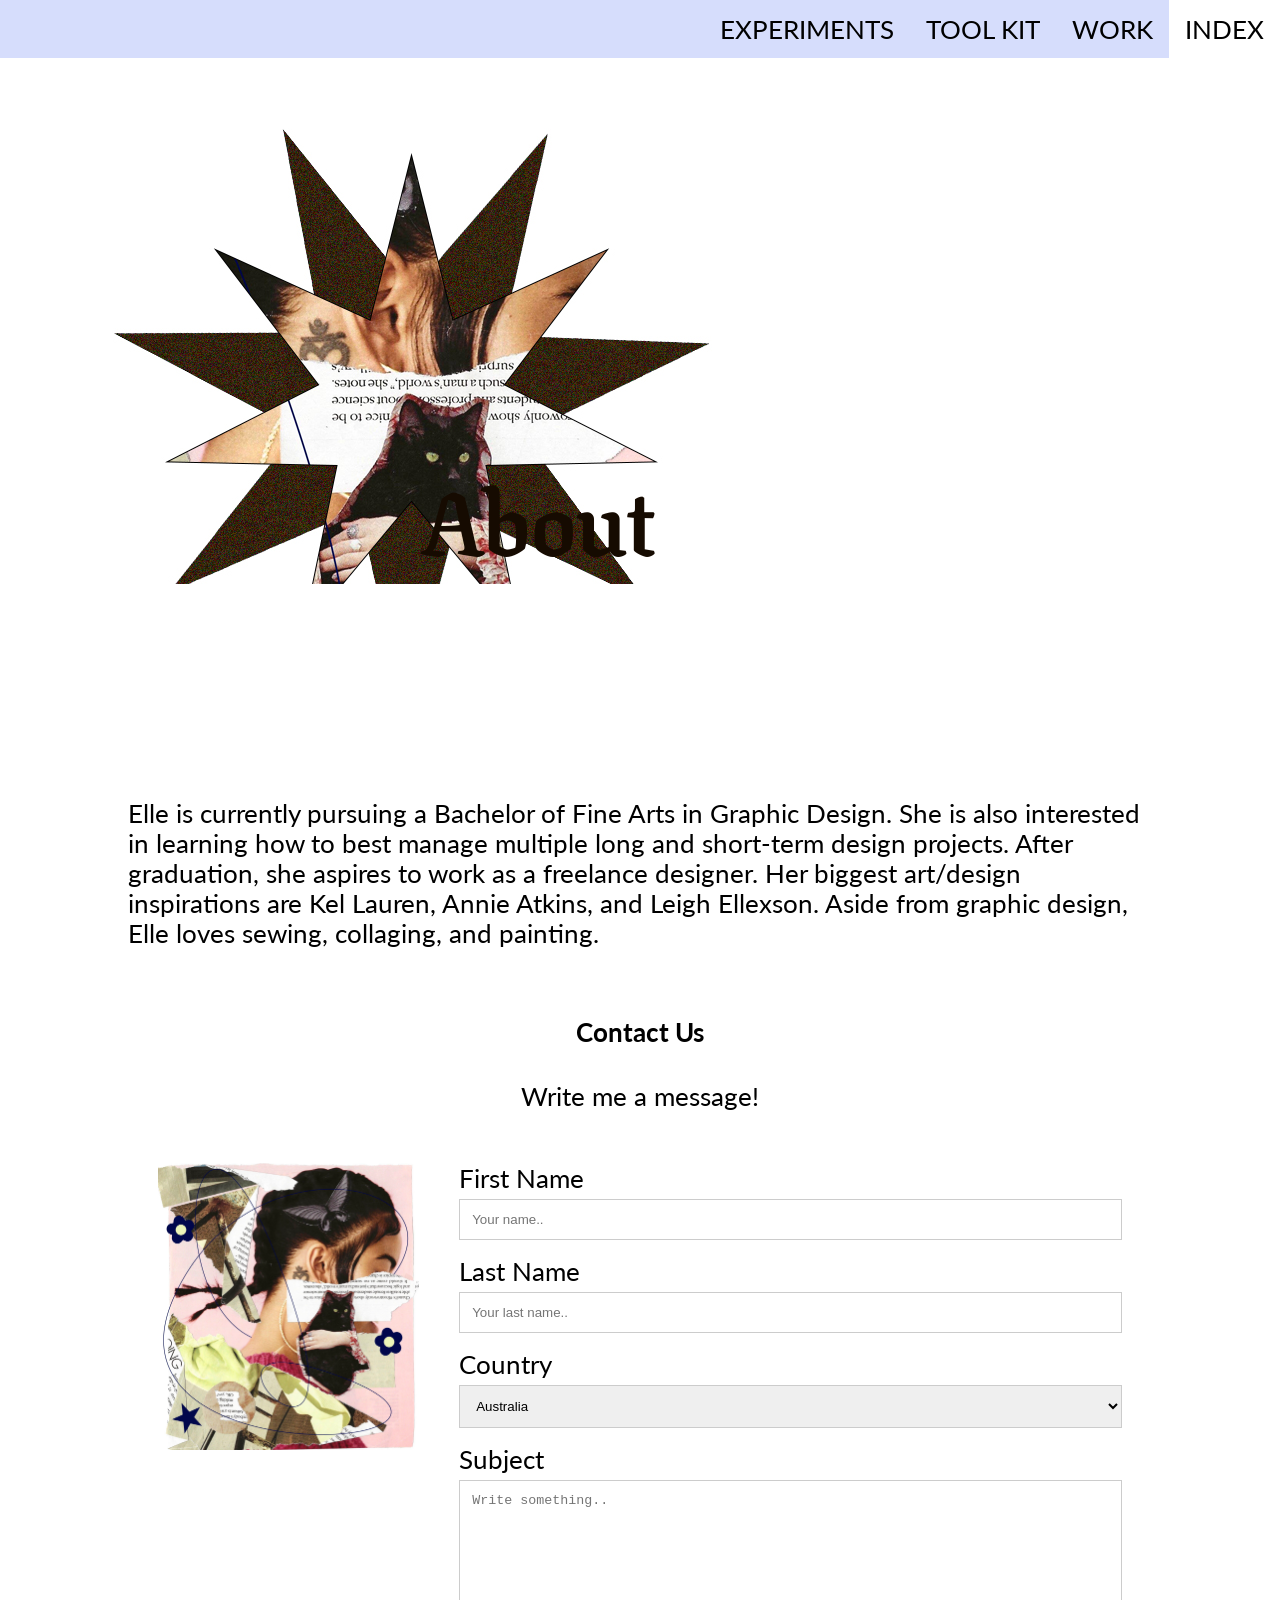
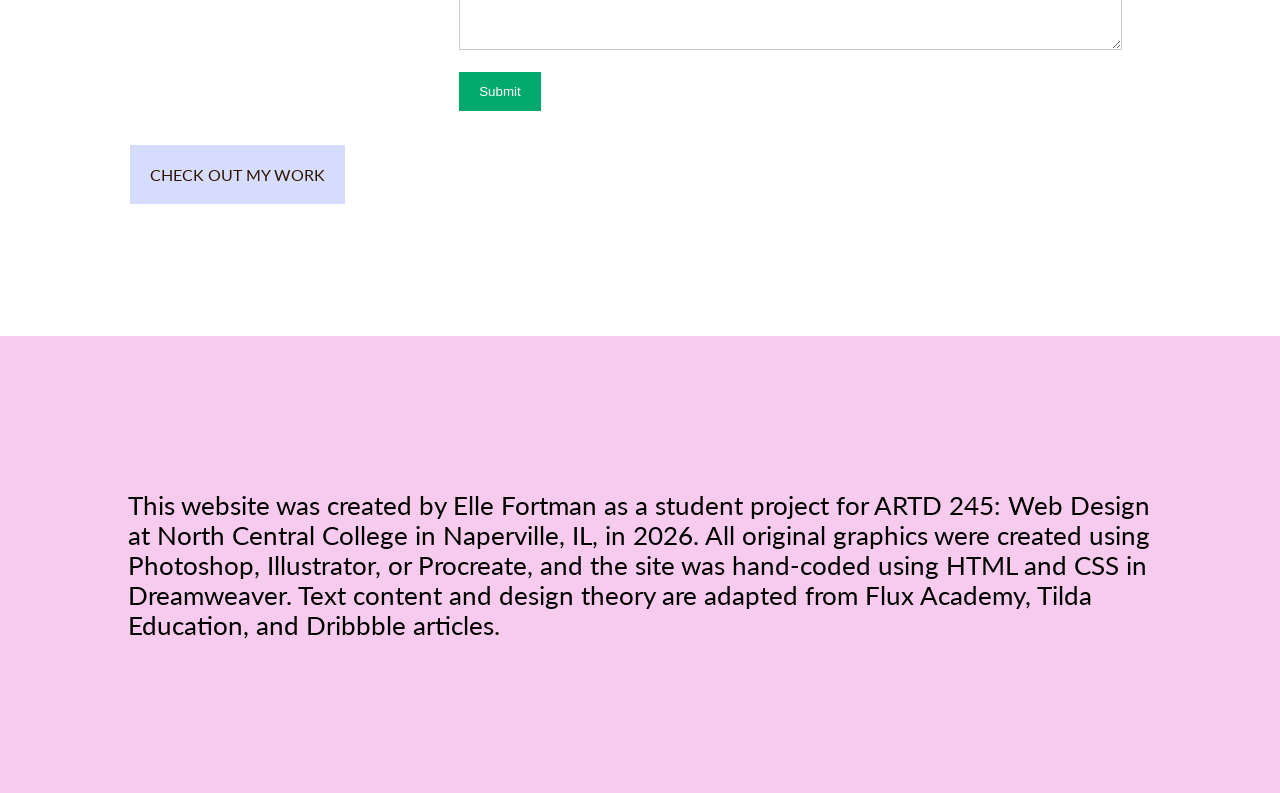
<file: index.html>
<!doctype html>
<html>
<head>
<meta charset="UTF-8">
<title>Portfolio</title>
<link href="style.css" rel="stylesheet" type="text/css">
	
<link rel="preconnect" href="https://fonts.googleapis.com">
<link rel="preconnect" href="https://fonts.gstatic.com" crossorigin>
<link href="https://fonts.googleapis.com/css2?family=Lato:ital,wght@0,100;0,300;0,400;0,700;0,900;1,100;1,300;1,400;1,700;1,900&display=swap " rel="stylesheet">

<link rel="preconnect" href="https://fonts.googleapis.com">
<link rel="preconnect" href="https://fonts.gstatic.com" crossorigin>
<link href="https://fonts.googleapis.com/css2?family=Texturina:ital,opsz,wght@0,12..72,800;1,12..72,800&display=swap" rel="stylesheet">
	
</head>

<body>
	
	<ul class="topnav">
	  <li><a class="active" href="index.html">INDEX</a></li>
	  <li><a href="work.html">WORK</a></li>
	  <li><a href="toolkit.html">TOOL KIT</a></li>
	  <li><a href="experiments.html">EXPERIMENTS</a></li>
	</ul>
	
	<header class = "hero">
	<h1> About </h1>
	
	</header>
	
	<section> 
		
	<p> Elle is currently pursuing a Bachelor of Fine Arts in Graphic Design. She is also interested in learning how to best manage multiple long and short-term design projects. After graduation, she aspires to work as a freelance designer. Her biggest art/design inspirations are Kel Lauren, Annie Atkins, and Leigh Ellexson. Aside from graphic design, Elle loves sewing, collaging, and painting.</p>
		
	<div class="container">
  <div style="text-align:center">
    <h4>Contact Us</h4>
    <p>Write me a message!</p>
  </div>
  <div class="row">
    <div class="columnLeft">
      <img src="Images/ElleFortman_Collage1.jpg" style="width:100%">
    </div>
    <div class="columnRight">
      <form action="/action_page.php">
        <label for="fname">First Name</label>
        <input type="text" id="fname" name="firstname" placeholder="Your name..">
        <label for="lname">Last Name</label>
        <input type="text" id="lname" name="lastname" placeholder="Your last name..">
        <label for="country">Country</label>
        <select id="country" name="country">
          <option value="australia">Australia</option>
          <option value="canada">Canada</option>
          <option value="usa">USA</option>
        </select>
        <label for="subject">Subject</label>
        <textarea id="subject" name="subject" placeholder="Write something.." style="height:170px"></textarea>
        <input type="submit" value="Submit">
      </form>
    </div>
  </div>
</div>
		
		<div class="button">
			<a href="Work.html" target="_blank">CHECK OUT MY WORK</a>
		</div>
		</section>
	
<footer>
	<p> This website was created by Elle Fortman as a student project for ARTD 245: Web Design at North Central College in Naperville, IL, in 2026. All original graphics were created using Photoshop, Illustrator, or Procreate, and the site was hand-coded using HTML and CSS in Dreamweaver. Text content and design theory are adapted from Flux Academy, Tilda Education, and Dribbble articles.</p>
</footer>
	
</body>
</html>
</file>
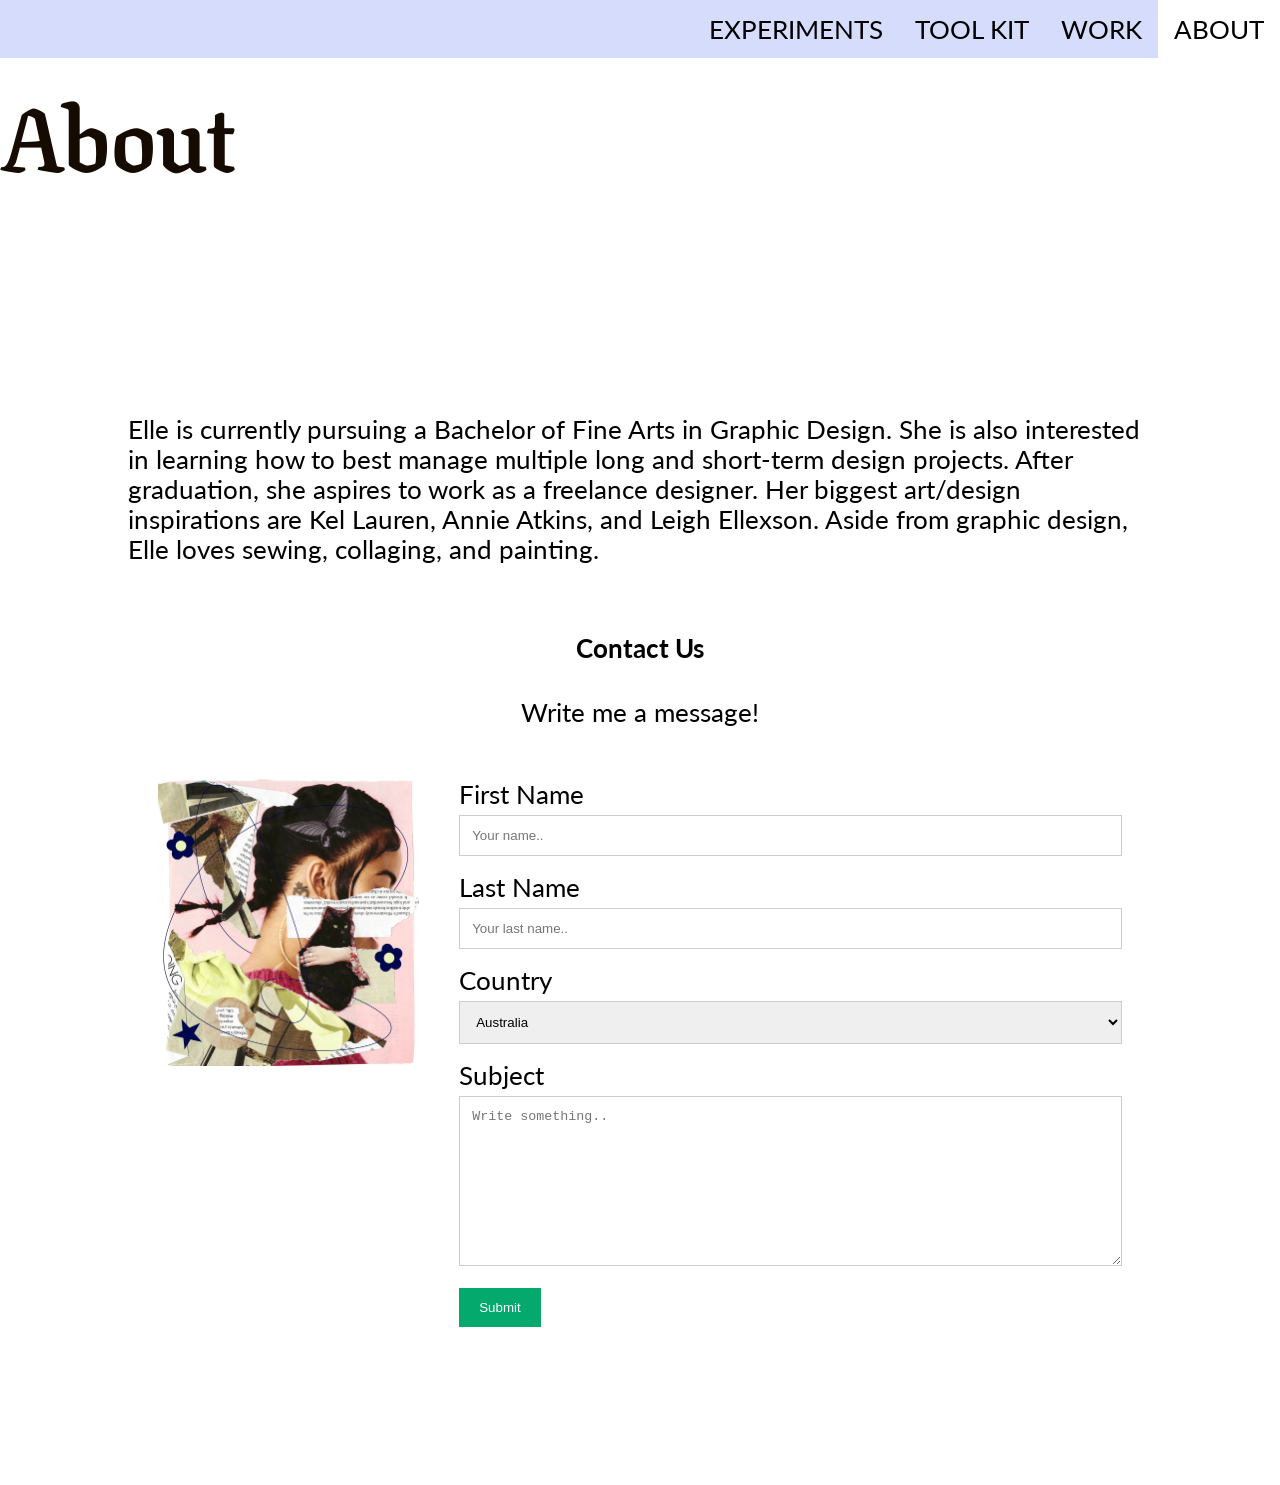
<file: Portfolio/index.html>
<!doctype html>
<html>
<head>
<meta charset="UTF-8">
<title>Portfolio</title>
<link href="style.css" rel="stylesheet" type="text/css">
	
<link rel="preconnect" href="https://fonts.googleapis.com">
<link rel="preconnect" href="https://fonts.gstatic.com" crossorigin>
<link href="https://fonts.googleapis.com/css2?family=Lato:ital,wght@0,100;0,300;0,400;0,700;0,900;1,100;1,300;1,400;1,700;1,900&display=swap " rel="stylesheet">

<link rel="preconnect" href="https://fonts.googleapis.com">
<link rel="preconnect" href="https://fonts.gstatic.com" crossorigin>
<link href="https://fonts.googleapis.com/css2?family=Texturina:ital,opsz,wght@0,12..72,800;1,12..72,800&display=swap" rel="stylesheet">
	
</head>

<body>
	
	<ul class="topnav">
	  <li><a class="active" href="index.html">ABOUT</a></li>
	  <li><a href="work.html">WORK</a></li>
	  <li><a href="toolkit.html">TOOL KIT</a></li>
	  <li><a href="experiments.html">EXPERIMENTS</a></li>
	</ul>
	
	<header>
	<h1> About </h1>
	</header>
	
	<section> 
		
	<p> Elle is currently pursuing a Bachelor of Fine Arts in Graphic Design. She is also interested in learning how to best manage multiple long and short-term design projects. After graduation, she aspires to work as a freelance designer. Her biggest art/design inspirations are Kel Lauren, Annie Atkins, and Leigh Ellexson. Aside from graphic design, Elle loves sewing, collaging, and painting.</p>
		
	<div class="container">
  <div style="text-align:center">
    <h4>Contact Us</h4>
    <p>Write me a message!</p>
  </div>
  <div class="row">
    <div class="columnLeft">
      <img src="Images/ElleFortman_Collage1.jpg" style="width:100%">
    </div>
    <div class="columnRight">
      <form action="/action_page.php">
        <label for="fname">First Name</label>
        <input type="text" id="fname" name="firstname" placeholder="Your name..">
        <label for="lname">Last Name</label>
        <input type="text" id="lname" name="lastname" placeholder="Your last name..">
        <label for="country">Country</label>
        <select id="country" name="country">
          <option value="australia">Australia</option>
          <option value="canada">Canada</option>
          <option value="usa">USA</option>
        </select>
        <label for="subject">Subject</label>
        <textarea id="subject" name="subject" placeholder="Write something.." style="height:170px"></textarea>
        <input type="submit" value="Submit">
      </form>
    </div>
  </div>
</div>
		</section>
	
</body>
</html>
</file>
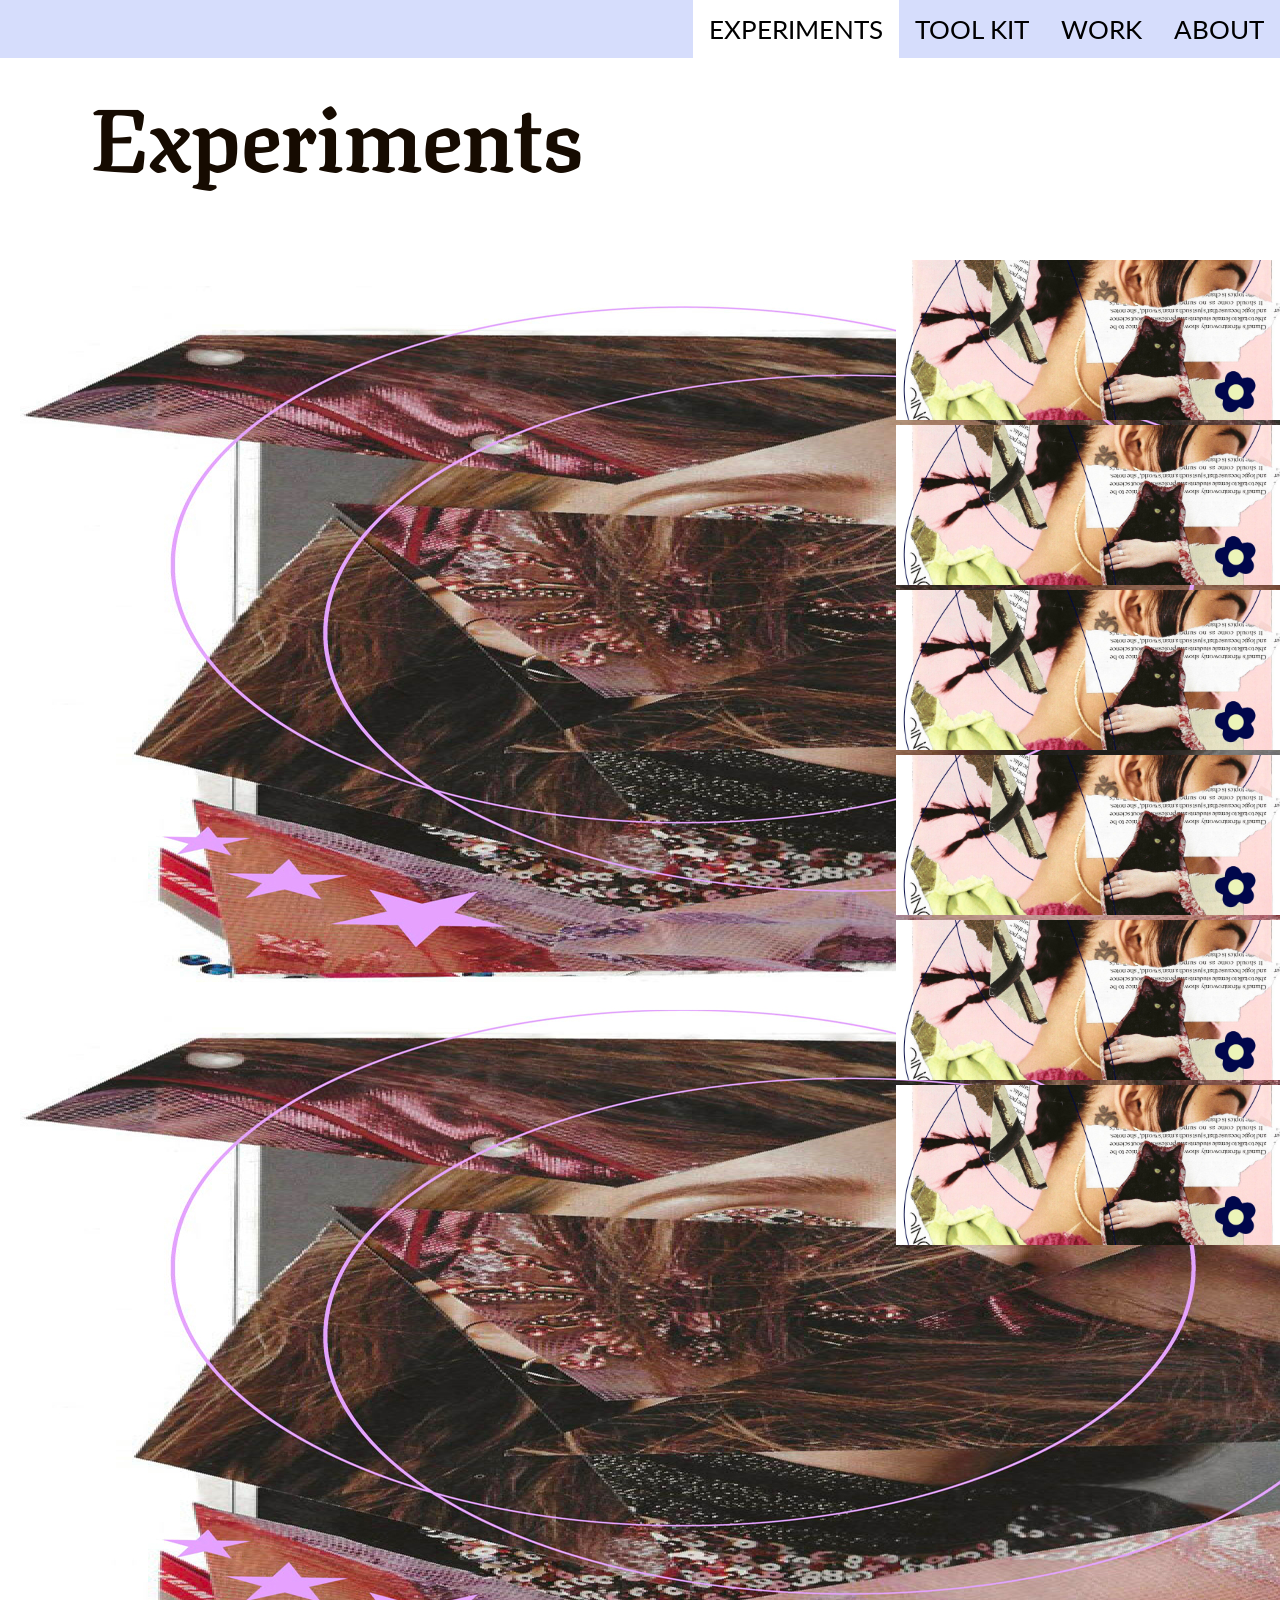
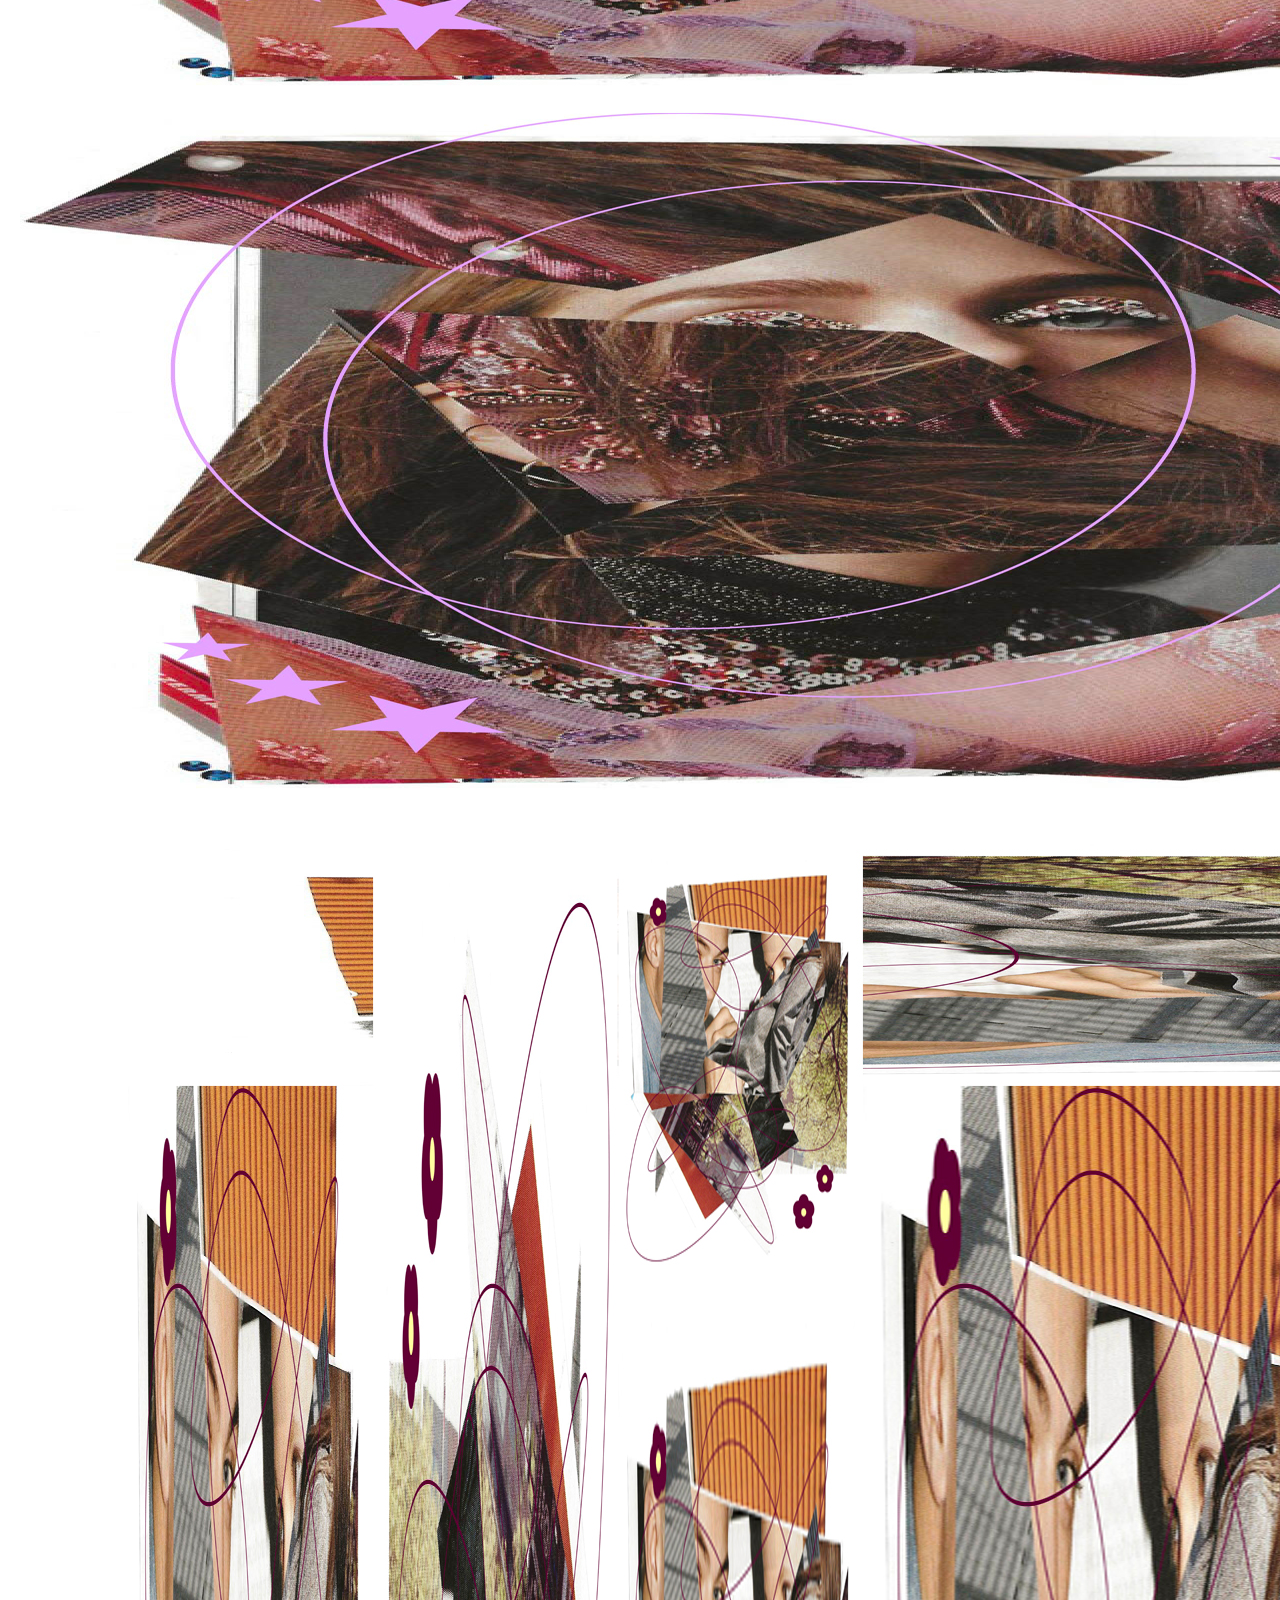
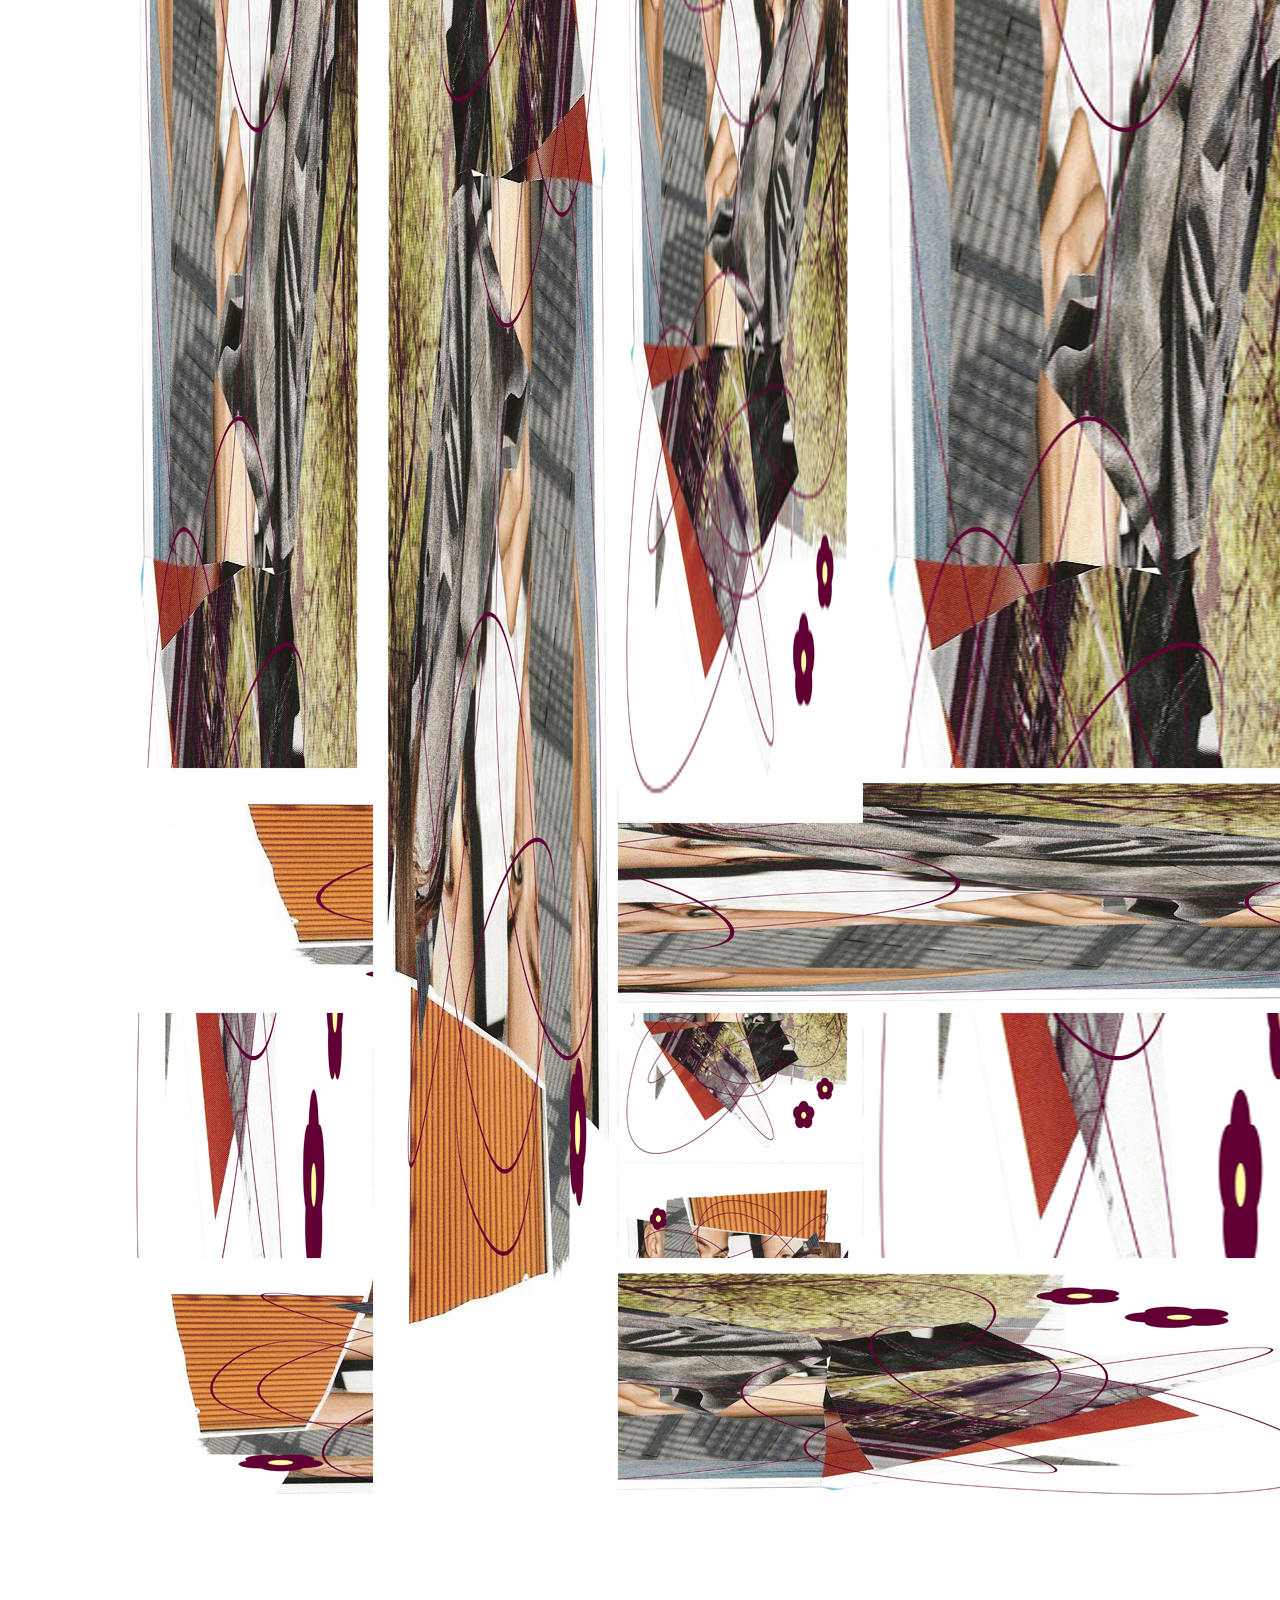
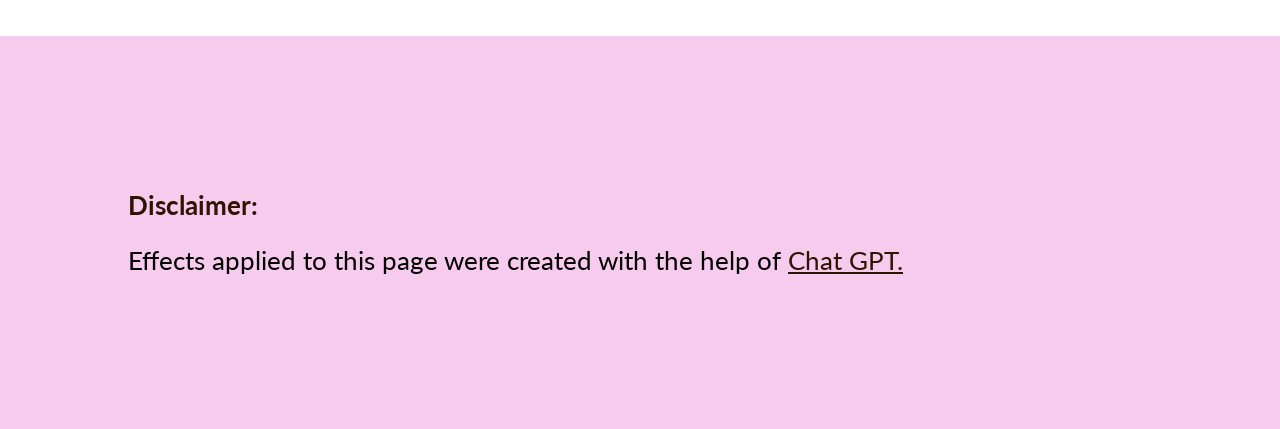
<file: Experiments.html>
<!doctype html>
<html>
<head>
<meta charset="UTF-8">
<title>Experiments</title>
<link href="style.css" rel="stylesheet" type="text/css">
</head>
	
<link rel="preconnect" href="https://fonts.googleapis.com">
<link rel="preconnect" href="https://fonts.gstatic.com" crossorigin>
<link href="https://fonts.googleapis.com/css2?family=Lato:ital,wght@0,100;0,300;0,400;0,700;0,900;1,100;1,300;1,400;1,700;1,900&display=swap " rel="stylesheet">

<link rel="preconnect" href="https://fonts.googleapis.com">
<link rel="preconnect" href="https://fonts.gstatic.com" crossorigin>
<link href="https://fonts.googleapis.com/css2?family=Texturina:ital,opsz,wght@0,12..72,800;1,12..72,800&display=swap" rel="stylesheet">

<body>
	
	<ul class="topnav">
	  <li><a href="index.html">ABOUT</a></li>
	  <li><a href="work.html">WORK</a></li>
	  <li><a href="toolkit.html">TOOL KIT</a></li>
	  <li><a class="active" href="experiments.html">EXPERIMENTS</a></li>
	</ul>
	
	<header>
	<h1> Experiments </h1>
	</header>
	
	<section class="columnRight colorchange">
	
		<img src="Images/ElleFortman_Collagecrunchy.jpg">
		
		 </section>
	
	<div class="image-grid">
  <img src="Images/ElleFortman_Collage1.jpg" alt="collage" class="distort">
  <img src="Images/ElleFortman_Collage1.jpg" alt="collage" class="distort">
  <img src="Images/ElleFortman_Collage1.jpg" alt="collage" class="distort">
  <img src="Images/ElleFortman_Collage1.jpg" alt="collage" class="distort">
  <img src="Images/ElleFortman_Collage1.jpg" alt="collage" class="distort">
  <img src="Images/ElleFortman_Collage1.jpg" alt="collage" class="distort">
</div>

	<section class="colorchange">

	<img src="Images/ElleFortman_Collagecrunchy2.jpg">
	</section>

	<footer>
	<h3>
	Disclaimer:
	</h3>
	<p>
	Effects applied to this page were created with the help of <a href="https://chatgpt.com" target="_blank"> Chat GPT.</a> 
	</p>
	
	</footer>
	
	
</body>
</html>
</file>
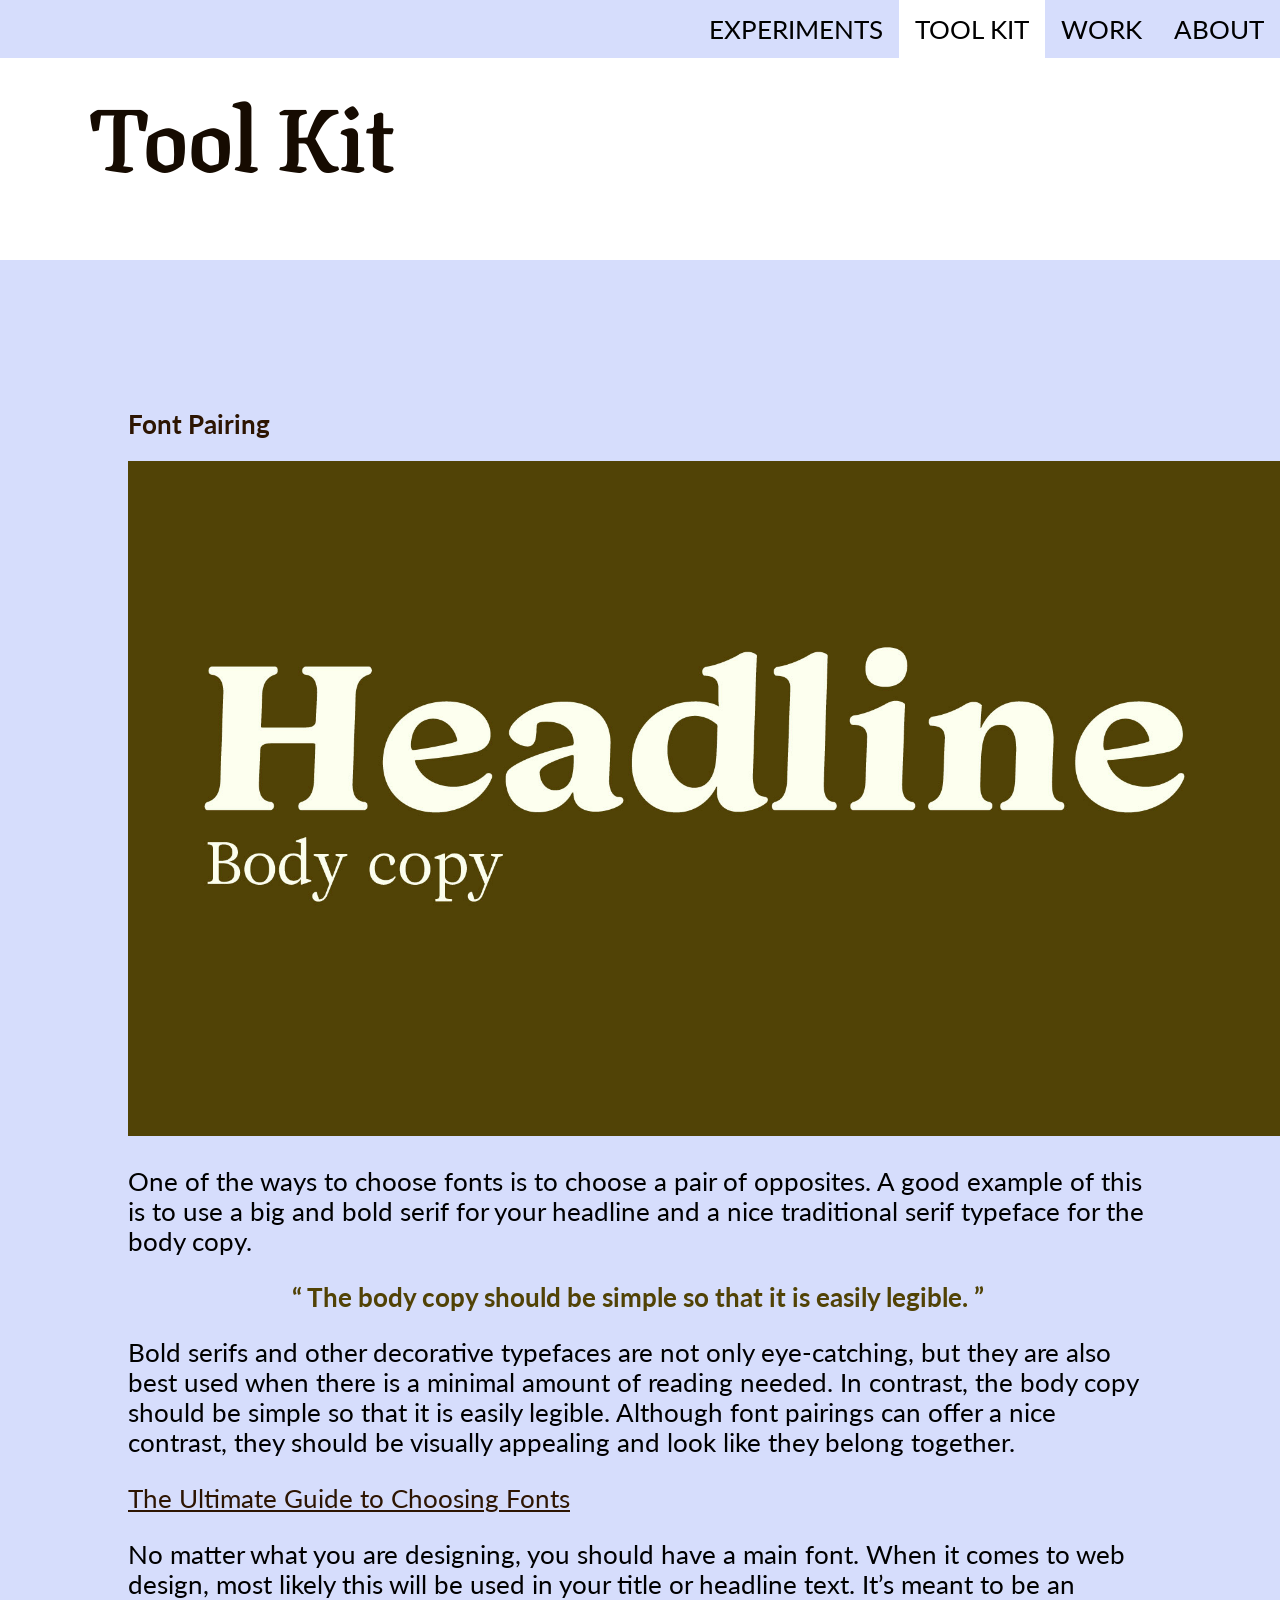
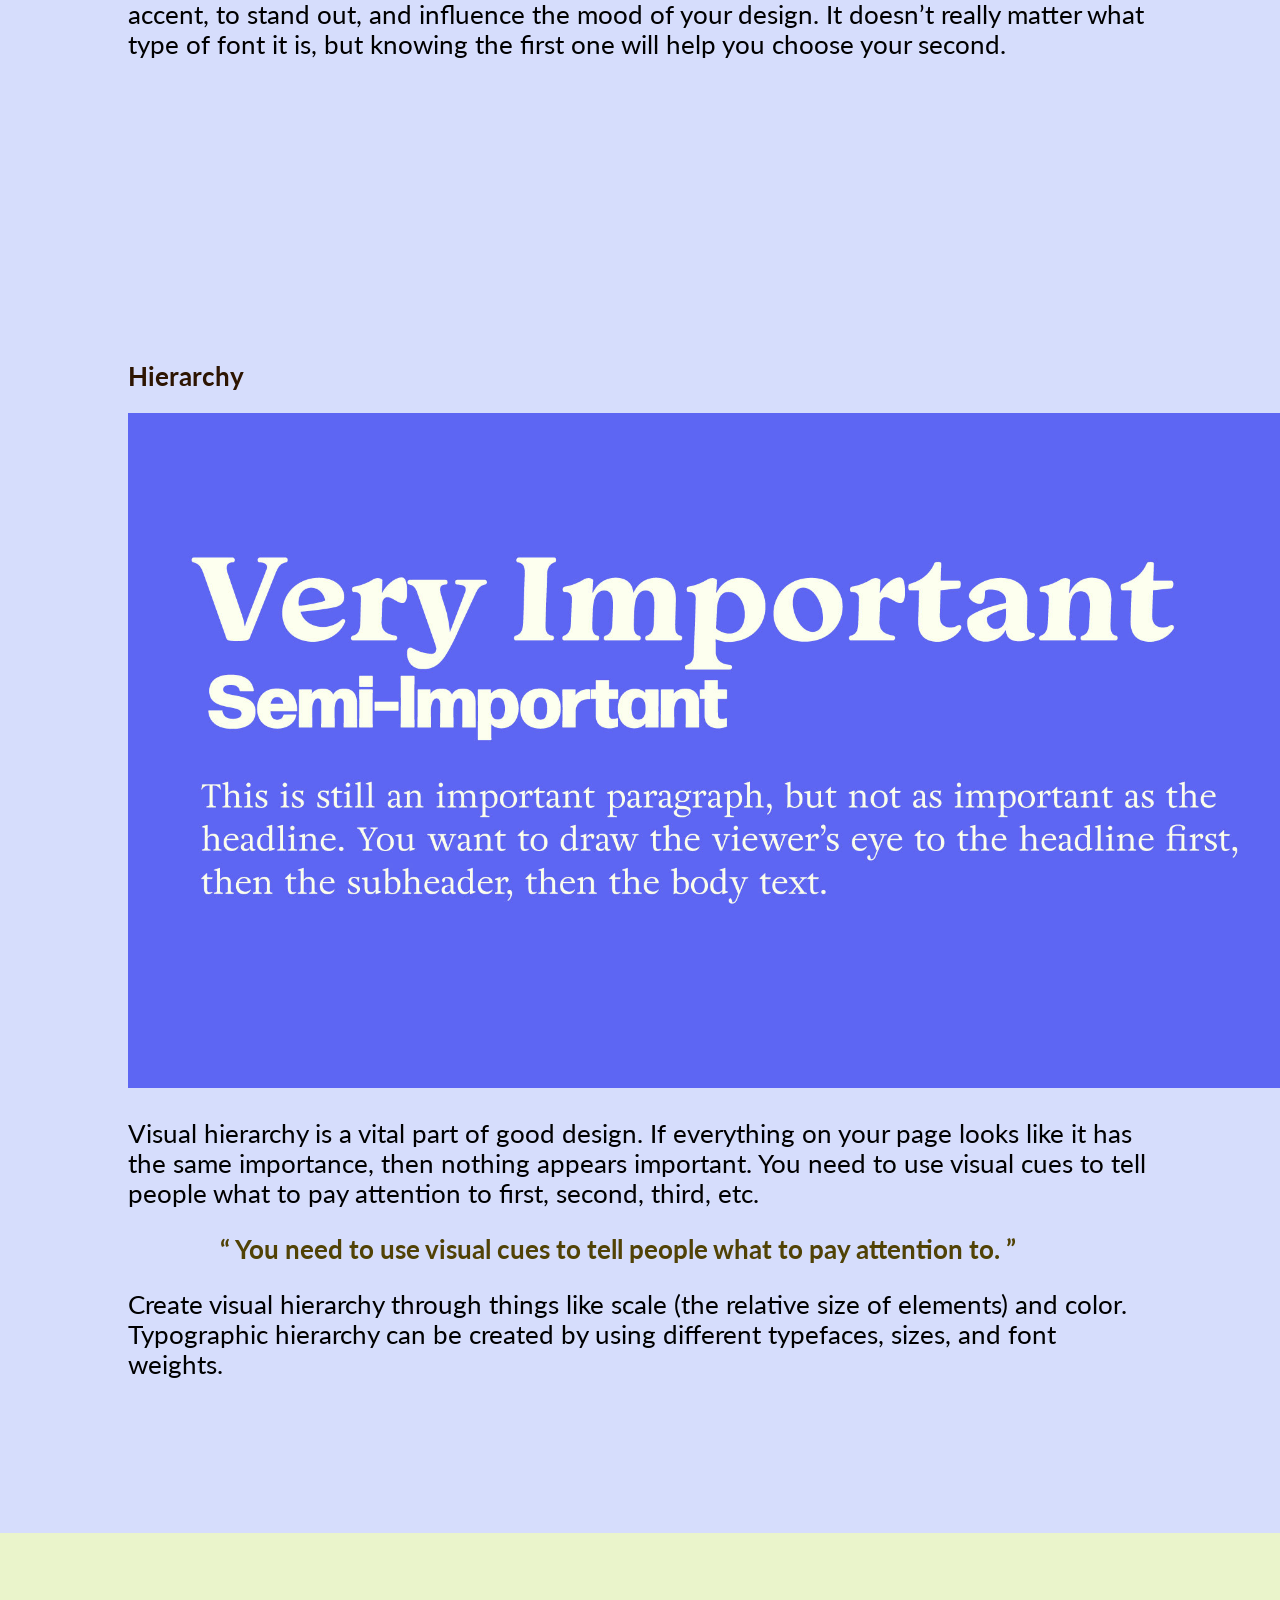
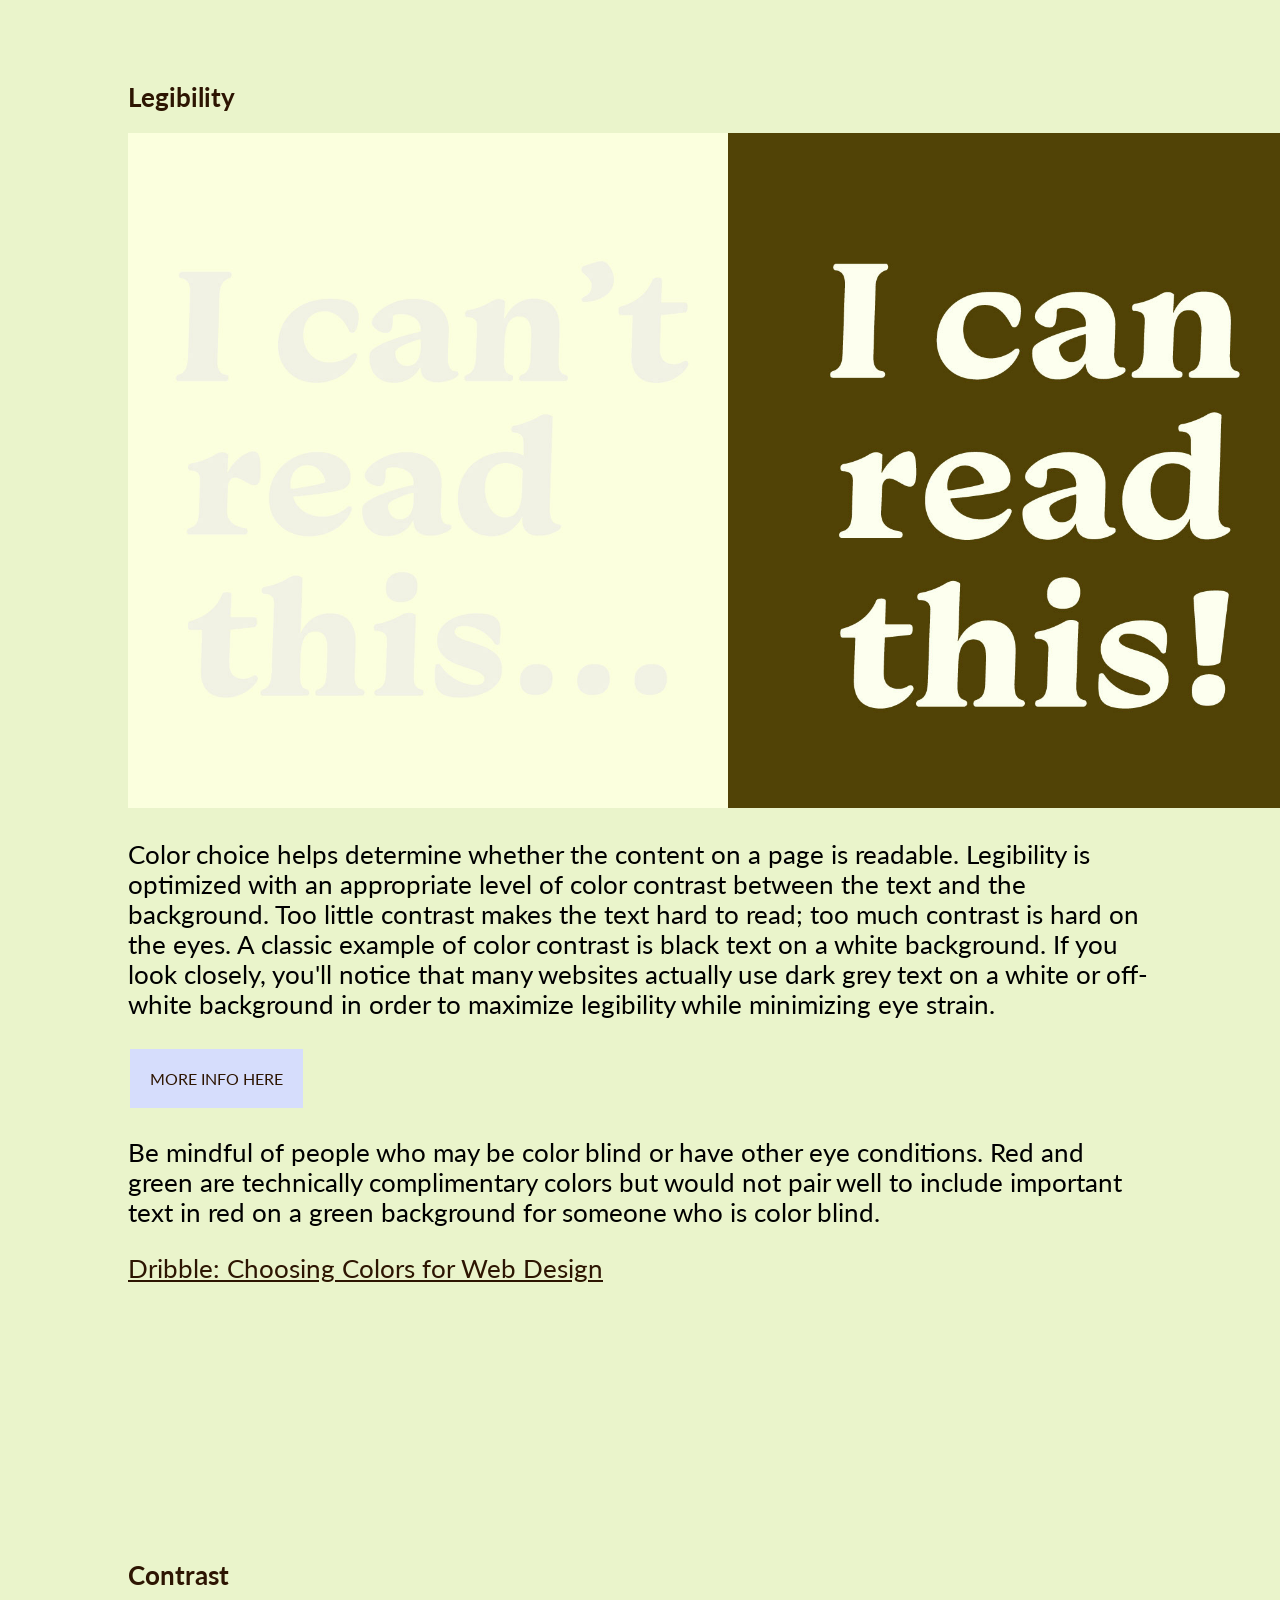
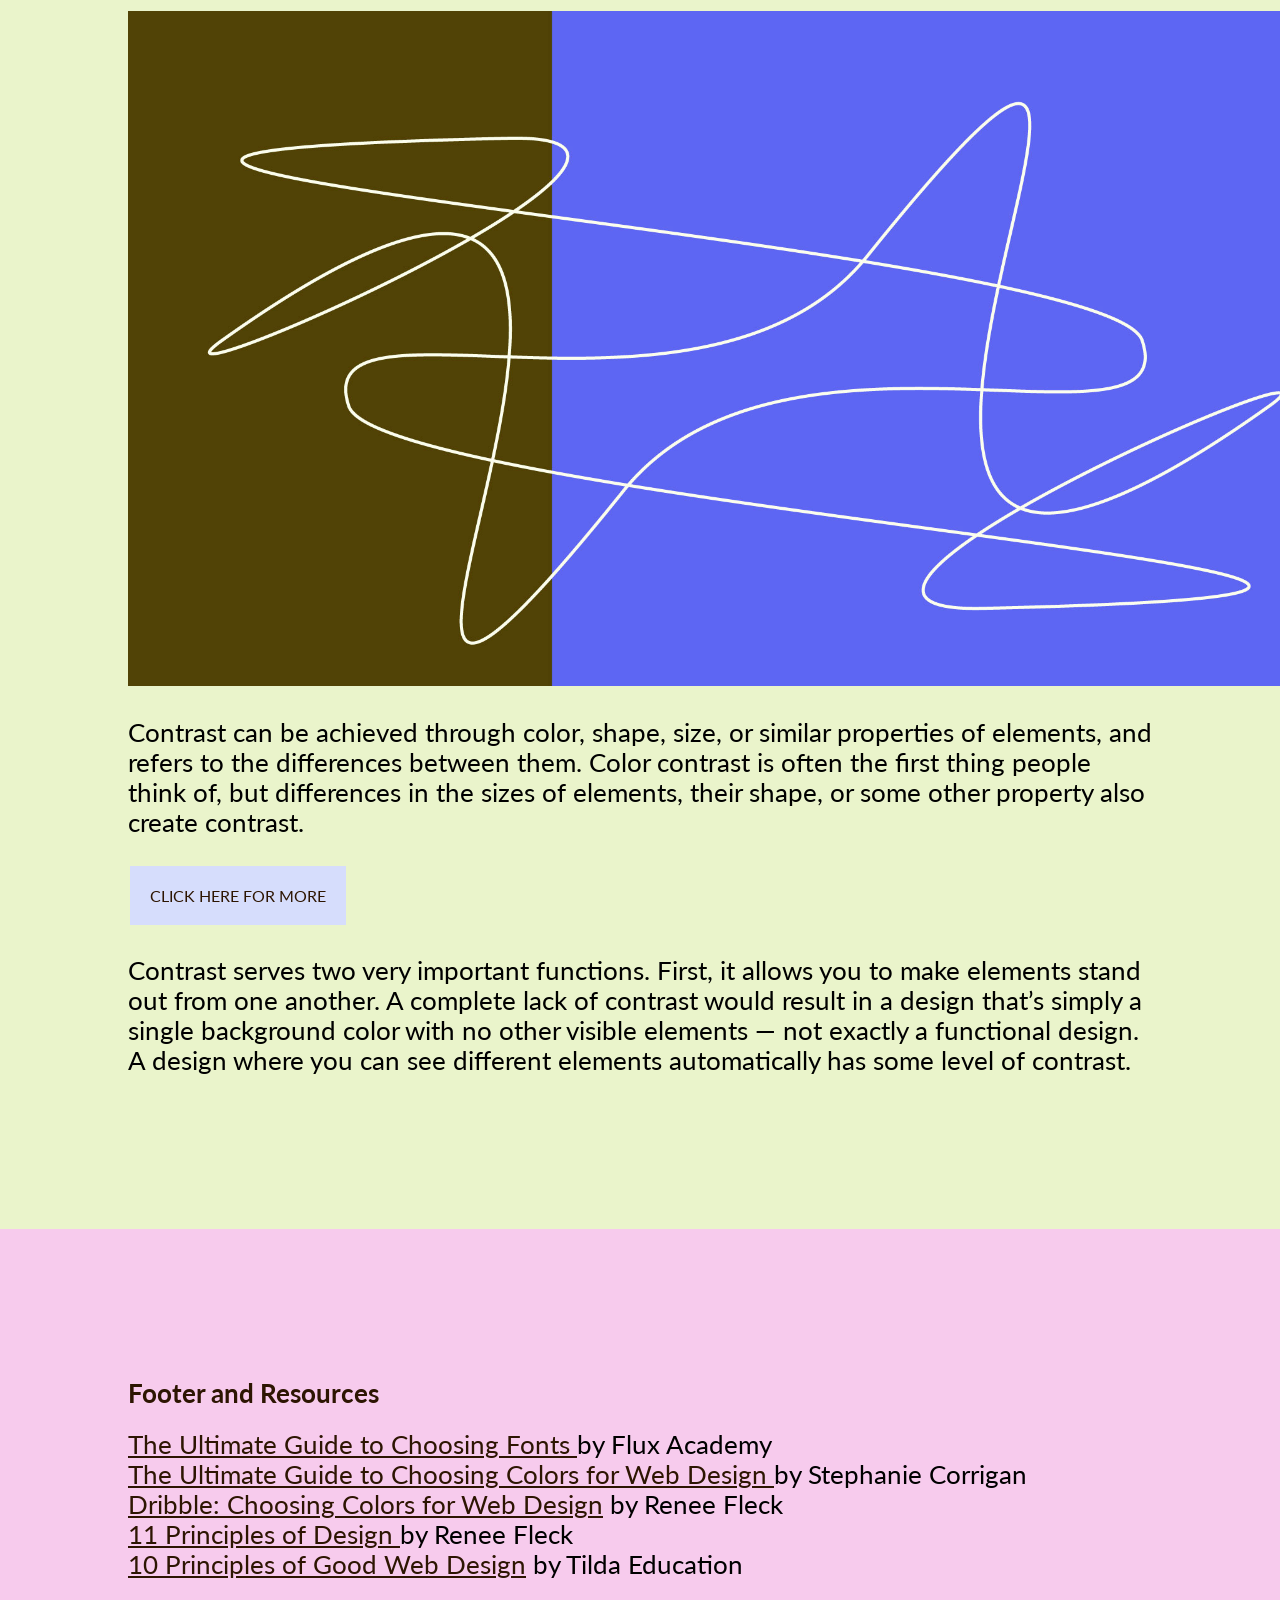
<file: ToolKit.html>
<!doctype html>
<html>
<head>
<meta charset="UTF-8">
<title>Tool Kit</title>
<link href="style.css" rel="stylesheet" type="text/css">
</head>	
	
<link rel="preconnect" href="https://fonts.googleapis.com">
<link rel="preconnect" href="https://fonts.gstatic.com" crossorigin>
<link href="https://fonts.googleapis.com/css2?family=Lato:ital,wght@0,100;0,300;0,400;0,700;0,900;1,100;1,300;1,400;1,700;1,900&display=swap " rel="stylesheet">

<link rel="preconnect" href="https://fonts.googleapis.com">
<link rel="preconnect" href="https://fonts.gstatic.com" crossorigin>
<link href="https://fonts.googleapis.com/css2?family=Texturina:ital,opsz,wght@0,12..72,800;1,12..72,800&display=swap" rel="stylesheet">

<body>
	
		<ul class="topnav">
	  <li><a href="index.html">ABOUT</a></li>
	  <li><a href="work.html">WORK</a></li>
	  <li><a class="active" href="toolkit.html">TOOL KIT</a></li>
	  <li><a href="experiments.html">EXPERIMENTS</a></li>
	</ul>
	
	<header>
	<h1> Tool Kit </h1>
	</header>
	
	<!--Typography Section-->
	<section class="sectionBG1">
	<h2> Font Pairing </h2>
	<img src="Images/fontpairing.jpg" alt="font pairing image" width="1200" height="auto"/> 
	<p> One of the ways to choose fonts is to choose a pair of opposites. A good example of this is to use a big and bold serif for your headline and a nice traditional serif typeface for the body copy. </p>
		
	<q class="qstyle1"> The body copy should be simple so that it is easily legible. </q>
	
	<p> Bold serifs and other decorative typefaces are not only eye-catching, but they are also best used when there is a minimal amount of reading needed. In contrast, the body copy should be simple so that it is easily legible. Although font pairings can offer a nice contrast, they should be visually appealing and look like they belong together. </p>
		
	<a href="https://www.flux-academy.com/blog/the-ultimate-guide-to-choosing-fonts" target="_blank"> The Ultimate Guide to Choosing Fonts </a>
		
	<p> No matter what you are designing, you should have a main font. When it comes to web design, most likely this will be used in your title or headline text. It’s meant to be an accent, to stand out, and influence the mood of your design. It doesn’t really matter what type of font it is, but knowing the first one will help you choose your second.</p>
	
	</section>
	
	<section class="sectionBG1">
	<h2> Hierarchy </h2>
	<img src="Images/hierarchy.jpg" alt="hierarchy image" width="1200" height="auto"/>
	<p> Visual hierarchy is a vital part of good design. If everything on your page looks like it has the same importance, then nothing appears important. You need to use visual cues to tell people what to pay attention to first, second, third, etc.</p>
	
	<q class="qstyle2"> You need to use visual cues to tell people what to pay attention to. </q>
		
	<p> Create visual hierarchy through things like scale (the relative size of elements) and color. Typographic hierarchy can be created by using different typefaces, sizes, and font weights.</p>
	</section>
	
	<section class="sectionBG2">
	<h2 class="h2cream"> Legibility </h2>
  	<img src="Images/legibility.jpg" alt="non-legible image" width="1200" height="auto"/>

	<p> Color choice helps determine whether the content on a page is readable. Legibility is optimized with an appropriate level of color contrast between the text and the background. Too little contrast makes the text hard to read; too much contrast is hard on the eyes. A classic example of color contrast is black text on a white background. If you look closely, you'll notice that many websites actually use dark grey text on a white or off-white background in order to maximize legibility while minimizing eye strain.</p>
		
	<div class="button">
			<a href="https://www.flux-academy.com/blog/ultimate-guide-to-choosing-colors-for-web-design" target="_blank">MORE INFO HERE</a>
		</div>
	
	<p> Be mindful of people who may be color blind or have other eye conditions. Red and green are technically complimentary colors but would not pair well to include important text in red on a green background for someone who is color blind.</p>
		
	<a href="https://dribbble.com/stories/2018/12/19/choosing-colors-for-web-design-a-practical-ui-color-application-guide" target="_blank"> Dribble: Choosing Colors for Web Design</a>
	
	</section>
	
	<section class="sectionBG2">
	<h2 class="h2cream"> Contrast </h2>
	<img src="Images/contrast.jpg" alt="contrasting colors image" width="1200" height="auto"/>
	<p> Contrast can be achieved through color, shape, size, or similar properties of elements, and refers to the differences between them. Color contrast is often the first thing people think of, but differences in the sizes of elements, their shape, or some other property also create contrast.</p>
		
	<div class="button">
			<a href="https://tilda.education/en/web-design-principles#color" target="_blank">CLICK HERE FOR MORE</a>
		</div>
		
	<p> Contrast serves two very important functions. First, it allows you to make elements stand out from one another. A complete lack of contrast would result in a design that’s simply a single background color with no other visible elements — not exactly a functional design. A design where you can see different elements automatically has some level of contrast.</p>
	</section>
	
	<footer>
	<h2 class="h3footer"> Footer and Resources </h2>
		
		<a href="https://www.flux-academy.com/blog/the-ultimate-guide-to-choosing-fonts" target="_blank"> The Ultimate Guide to Choosing Fonts </a> by Flux Academy
		<br>
		<a href="https://www.flux-academy.com/blog/ultimate-guide-to-choosing-colors-for-web-design" target="_blank"> The Ultimate Guide to Choosing Colors for Web Design </a> 	by Stephanie Corrigan
		<br>
		<a href="https://dribbble.com/stories/2018/12/19/choosing-colors-for-web-design-a-practical-ui-color-application-guide" target="_blank"> Dribble: Choosing Colors for 	Web Design</a> by Renee Fleck
		<br>
		<a href="https://dribbble.com/resources/education/principles-of-design" target="_blank"> 11 Principles of Design </a> by Renee Fleck
		<br> 
		<a href="https://tilda.education/en/web-design-principles" target="_blank"> 10 Principles of Good Web Design</a> by Tilda Education
	</footer>
		

	
	
</body>
</html>
</file>
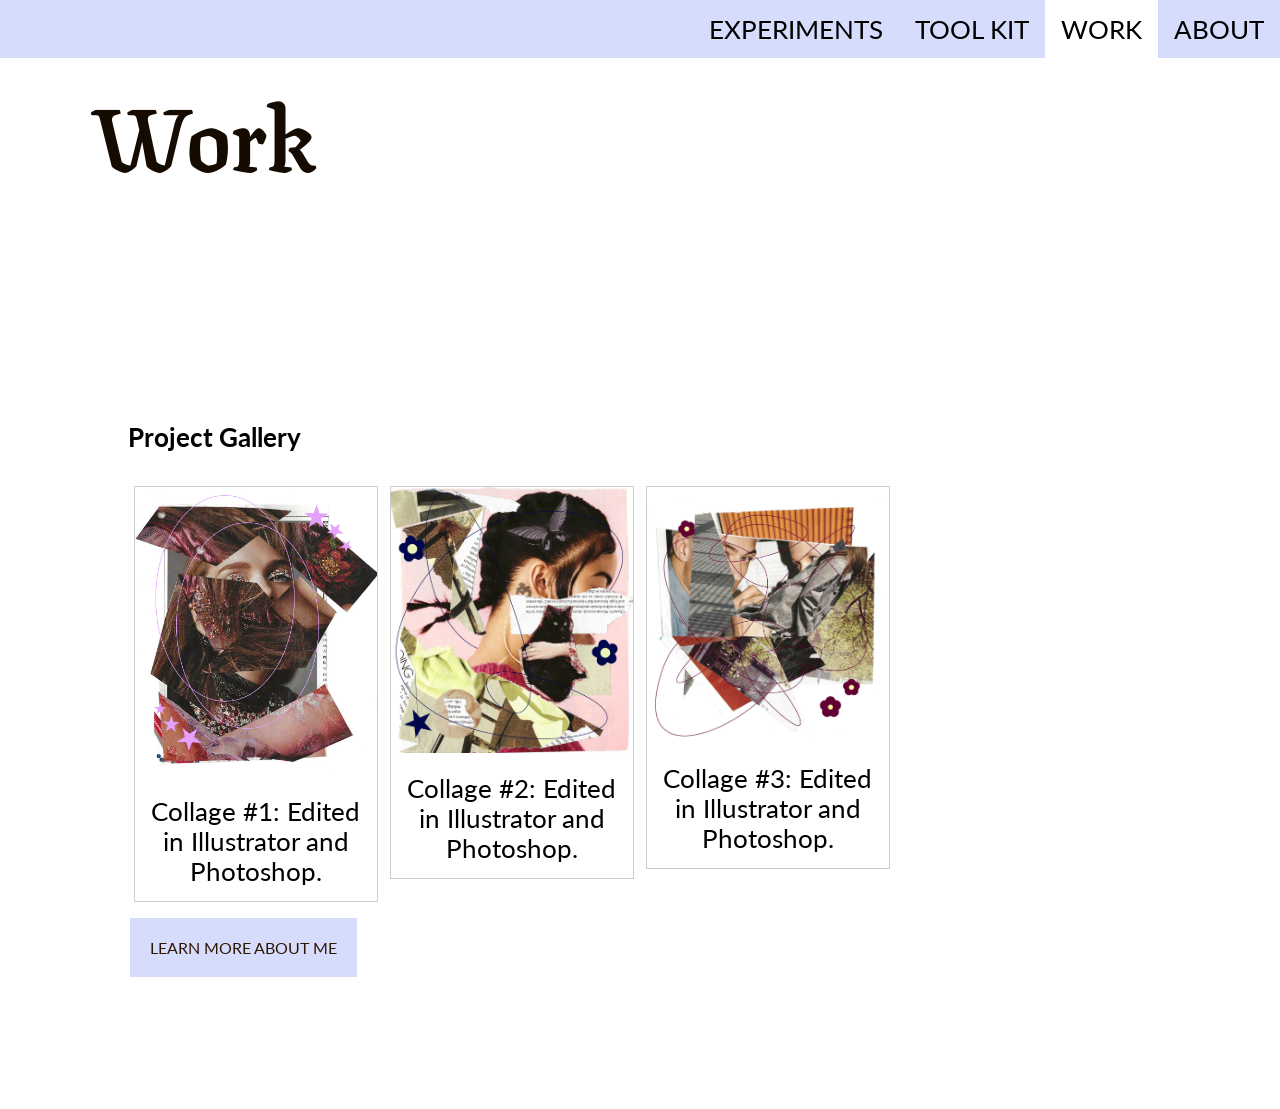
<file: Work.html>
<!doctype html>
<html>
<head>
<meta charset="UTF-8">
<title>Work</title>
<link href="style.css" rel="stylesheet" type="text/css">
	
<link rel="preconnect" href="https://fonts.googleapis.com">
<link rel="preconnect" href="https://fonts.gstatic.com" crossorigin>
<link href="https://fonts.googleapis.com/css2?family=Lato:ital,wght@0,100;0,300;0,400;0,700;0,900;1,100;1,300;1,400;1,700;1,900&display=swap " rel="stylesheet">

<link rel="preconnect" href="https://fonts.googleapis.com">
<link rel="preconnect" href="https://fonts.gstatic.com" crossorigin>
<link href="https://fonts.googleapis.com/css2?family=Texturina:ital,opsz,wght@0,12..72,800;1,12..72,800&display=swap" rel="stylesheet">
</head>

	
	<body>
	
	<ul class="topnav">
	  <li><a href="index.html">ABOUT</a></li>
	  <li><a class="active" href="work.html">WORK</a></li>
	  <li><a href="toolkit.html">TOOL KIT</a></li>
	  <li><a href="experiments.html">EXPERIMENTS</a></li>
	</ul>

	<header>
	<h1> Work </h1>
	</header>
	
	<section>
		
		

<h4>Project Gallery</h4>

<div class="responsive">
  <div class="gallery">
      <img id="myImg" src="Images/ElleFortman_Collage 2.jpg" alt="Collage 1" width="600" height="400">
    <div class="desc">Collage #1: Edited in Illustrator and Photoshop.</div>
  </div>
</div>


<div class="responsive">
  <div class="gallery">
      <img id="myImg1" src="Images/ElleFortman_Collage1.jpg" alt="Collage 2" width="600" height="400">
    <div class="desc">Collage #2: Edited in Illustrator and Photoshop.</div>
  </div>
</div>

<div class="responsive">
  <div class="gallery">
      <img id= "myImg2" src="Images/ElleFortman_Collage 3.jpg" alt="Collage 3" width="600" height="400">
    <div class="desc">Collage #3: Edited in Illustrator and Photoshop.</div>
  </div>
</div>

<!-- 4th portfolio work
<div class="responsive">
  <div class="gallery">
    <a target="_blank" href="Images/typepairing.png">
      <img src="Images/typepairing.png" alt="Mountains" width="600" height="400">
    </a>
    <div class="desc">Add a description of the image here</div>
  </div>
</div>-->

<div class="clearfix"></div>

<div style="padding:6px;">
</div>
	
	
<!-- The Modal -->
<div id="myModal" class="modal">
  <span class="close">&times;</span>
  <img class="modal-content" id="img01">
  <div id="caption"></div>
</div>

<script>
// Get the modal
var modal = document.getElementById("myModal");

// Get the image and insert it inside the modal - use its "alt" text as a caption
var img = document.getElementById("myImg");
var modalImg = document.getElementById("img01");
var captionText = document.getElementById("caption");
img.onclick = function(){
  modal.style.display = "block";
  modalImg.src = this.src;
  captionText.innerHTML = this.alt;
}

var img = document.getElementById("myImg1");
var modalImg = document.getElementById("img01");
var captionText = document.getElementById("caption");
img.onclick = function(){
  modal.style.display = "block";
  modalImg.src = this.src;
  captionText.innerHTML = this.alt;
}

var img = document.getElementById("myImg2");
var modalImg = document.getElementById("img01");
var captionText = document.getElementById("caption");
img.onclick = function(){
  modal.style.display = "block";
  modalImg.src = this.src;
  captionText.innerHTML = this.alt;
}

// Get the <span> element that closes the modal
var span = document.getElementsByClassName("close")[0];

// When the user clicks on <span> (x), close the modal
span.onclick = function() { 
  modal.style.display = "none";
}
</script>
		
	<div class="button">
	<a href="index.html" target="_blank">LEARN MORE ABOUT ME</a>
	</div>
		
</section>
		

</body>
</html>
</file>
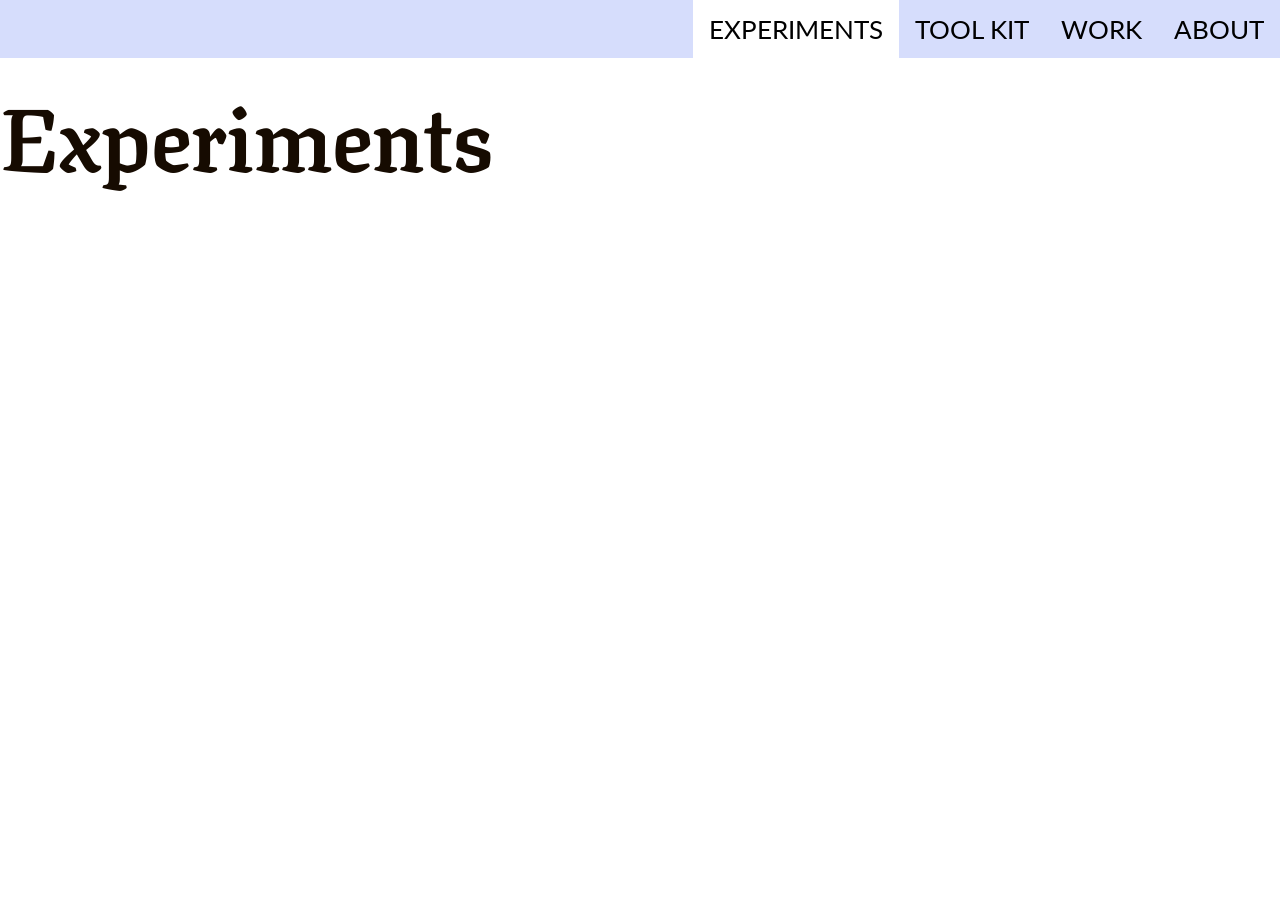
<file: Portfolio/Experiments.html>
<!doctype html>
<html>
<head>
<meta charset="UTF-8">
<title>Experiments</title>
<link href="style.css" rel="stylesheet" type="text/css">
</head>
	
<link rel="preconnect" href="https://fonts.googleapis.com">
<link rel="preconnect" href="https://fonts.gstatic.com" crossorigin>
<link href="https://fonts.googleapis.com/css2?family=Lato:ital,wght@0,100;0,300;0,400;0,700;0,900;1,100;1,300;1,400;1,700;1,900&display=swap " rel="stylesheet">

<link rel="preconnect" href="https://fonts.googleapis.com">
<link rel="preconnect" href="https://fonts.gstatic.com" crossorigin>
<link href="https://fonts.googleapis.com/css2?family=Texturina:ital,opsz,wght@0,12..72,800;1,12..72,800&display=swap" rel="stylesheet">

<body>
	
	<ul class="topnav">
	  <li><a href="index.html">ABOUT</a></li>
	  <li><a href="work.html">WORK</a></li>
	  <li><a href="toolkit.html">TOOL KIT</a></li>
	  <li><a class="active" href="experiments.html">EXPERIMENTS</a></li>
	</ul>
	
	<header>
	<h1> Experiments </h1>
	</header>
	
	
	
	
</body>
</html>
</file>
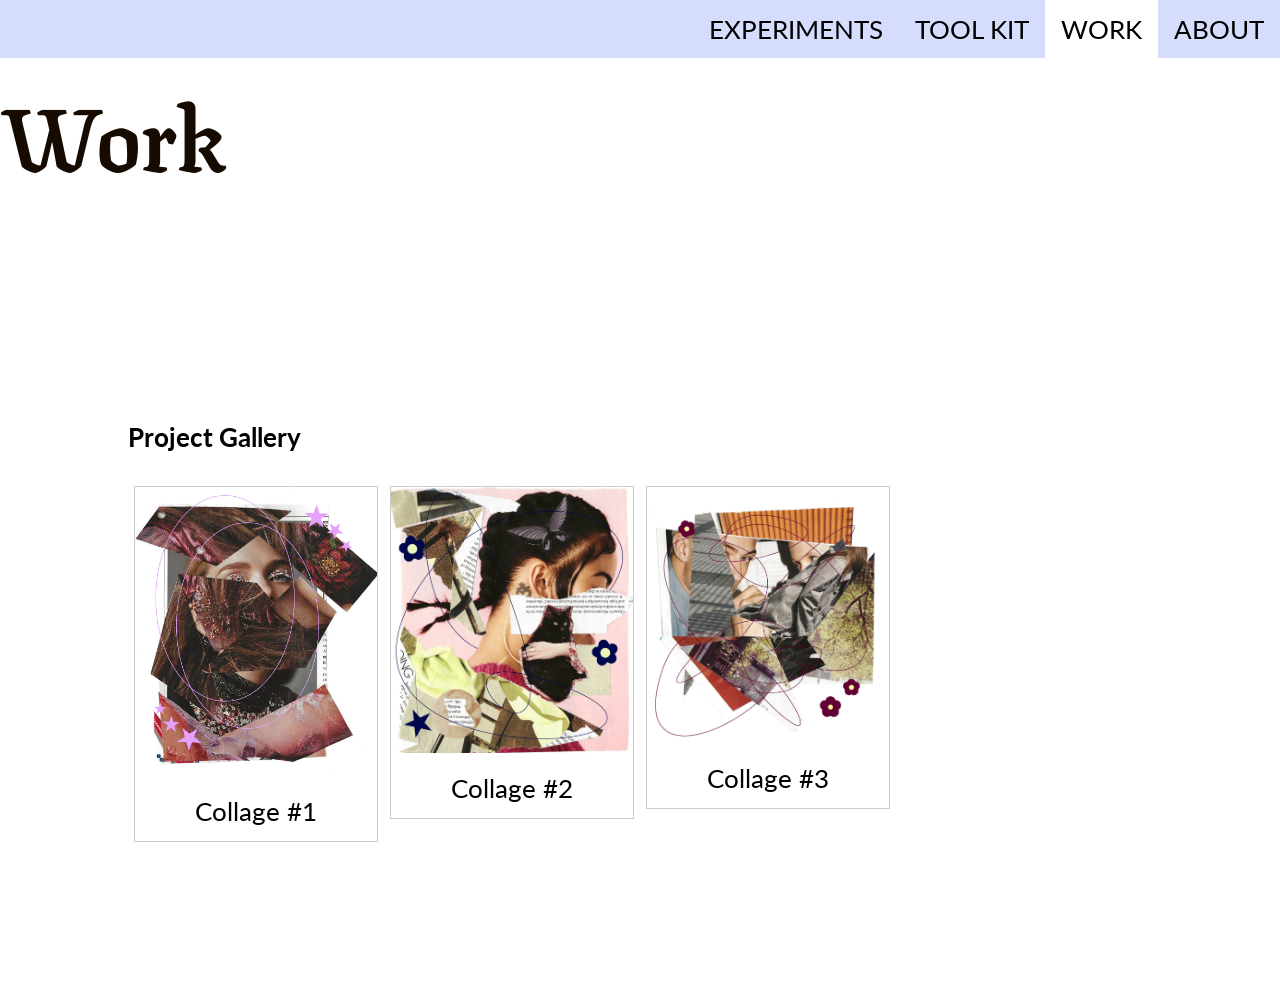
<file: Portfolio/Work.html>
<!doctype html>
<html>
<head>
<meta charset="UTF-8">
<title>Work</title>
<link href="style.css" rel="stylesheet" type="text/css">
	
<link rel="preconnect" href="https://fonts.googleapis.com">
<link rel="preconnect" href="https://fonts.gstatic.com" crossorigin>
<link href="https://fonts.googleapis.com/css2?family=Lato:ital,wght@0,100;0,300;0,400;0,700;0,900;1,100;1,300;1,400;1,700;1,900&display=swap " rel="stylesheet">

<link rel="preconnect" href="https://fonts.googleapis.com">
<link rel="preconnect" href="https://fonts.gstatic.com" crossorigin>
<link href="https://fonts.googleapis.com/css2?family=Texturina:ital,opsz,wght@0,12..72,800;1,12..72,800&display=swap" rel="stylesheet">
</head>

	
	<body>
	
	<ul class="topnav">
	  <li><a href="index.html">ABOUT</a></li>
	  <li><a class="active" href="work.html">WORK</a></li>
	  <li><a href="toolkit.html">TOOL KIT</a></li>
	  <li><a href="experiments.html">EXPERIMENTS</a></li>
	</ul>

	<header>
	<h1> Work </h1>
	</header>
	
	<section>

<h4>Project Gallery</h4>

<div class="responsive">
  <div class="gallery">
      <img id="myImg" src="Images/ElleFortman_Collage 2.jpg" alt="Collage 1" width="600" height="400">
    <div class="desc">Collage #1</div>
  </div>
</div>


<div class="responsive">
  <div class="gallery">
      <img id="myImg1" src="Images/ElleFortman_Collage1.jpg" alt="Collage 2" width="600" height="400">
    <div class="desc">Collage #2</div>
  </div>
</div>

<div class="responsive">
  <div class="gallery">
      <img id= "myImg2" src="Images/ElleFortman_Collage 3.jpg" alt="Collage 3" width="600" height="400">
    <div class="desc">Collage #3</div>
  </div>
</div>

<!-- 4th portfolio work
<div class="responsive">
  <div class="gallery">
    <a target="_blank" href="Images/typepairing.png">
      <img src="Images/typepairing.png" alt="Mountains" width="600" height="400">
    </a>
    <div class="desc">Add a description of the image here</div>
  </div>
</div>-->

<div class="clearfix"></div>

<div style="padding:6px;">
</div>
	
	
<!-- The Modal -->
<div id="myModal" class="modal">
  <span class="close">&times;</span>
  <img class="modal-content" id="img01">
  <div id="caption"></div>
</div>

<script>
// Get the modal
var modal = document.getElementById("myModal");

// Get the image and insert it inside the modal - use its "alt" text as a caption
var img = document.getElementById("myImg");
var modalImg = document.getElementById("img01");
var captionText = document.getElementById("caption");
img.onclick = function(){
  modal.style.display = "block";
  modalImg.src = this.src;
  captionText.innerHTML = this.alt;
}

var img = document.getElementById("myImg1");
var modalImg = document.getElementById("img01");
var captionText = document.getElementById("caption");
img.onclick = function(){
  modal.style.display = "block";
  modalImg.src = this.src;
  captionText.innerHTML = this.alt;
}

var img = document.getElementById("myImg2");
var modalImg = document.getElementById("img01");
var captionText = document.getElementById("caption");
img.onclick = function(){
  modal.style.display = "block";
  modalImg.src = this.src;
  captionText.innerHTML = this.alt;
}

// Get the <span> element that closes the modal
var span = document.getElementsByClassName("close")[0];

// When the user clicks on <span> (x), close the modal
span.onclick = function() { 
  modal.style.display = "none";
}
</script>
</section>

</body>
</html>
</file>
<file: style.css>
@charset "UTF-8";

body {
	
	font-family: "Lato", sans-serif;
  	font-weight: 400;
  	font-style: normal;
	font-size: 1.6em;
	font-color: #514205;
  	font-variation-settings:
    "width" 100;

	margin: 0;
	
}

h1	{
  font-family: "Texturina", serif;
  font-optical-sizing: auto;
  font-weight: 700;
  font-style: normal;
	font-size: 7vw;
	color: #160b01;
	padding-left: 7%
}

h2	{
  	font-family: "Lato", sans-serif;
  	font-weight: 700;
  	font-style: normal;
	font-size: 2vw;
	color: #2d1502;
}

h3{
	font-family: "Lato", sans-serif;
  	font-weight: 700;
  	font-style: normal;
	font-size: 2vw;
	color: #2d1502;
}

section {
	
	padding: 7%;

}

/*quote styling for font pairing section*/
.qstyle1{
	font-family: "Lato", sans-serif;
  	font-weight: 700;
  	font-style: normal;
	font-size: 2vw;
	color: #514205;
	padding: 16%;

}

/*quorte styling for hierarchy section*/
.qstyle2{
	font-family: "Lato", sans-serif;
  	font-weight: 700;
  	font-style: normal;
	font-size: 2vw;
	color: #514205;
	padding: 9%;
}


section {
	padding: 10%;
}

.sectionBG1{
	background-color: #d6ddfc;
}

/*background color for color principle sections*/
.sectionBG2{
	background-color: #eaf4cb;
	overflow:auto;
	
}

footer {
	padding: 10%;
	background-color: #f7cbed;

}

a {
	/*text-decoration: none;*/
	color: #2d1502;
}


a:hover {
	
	color: #ed70d6;
}

.hero {
	
	background-image:url("Images/ElleFortman_Collagestar.jpg");
	background-repeat: no-repeat;
	padding-top: 30%;
	padding-right: 30%;
	padding-left: 30%;
}

/*text-decoration: none;
.content a {
	
	color:#514205;
	
}

.content-hover a {
	
	color: #bab18c;
}

.site-footer a {
	
	color:#fcffde;
}


.footer-hover a {
	
	color: #bab18c;
}
*/


.button a {
  background-color: #d6ddfc;
  border: none;
  color: #2d1502;
  padding: 20px;
  text-align: center;
  text-decoration: none;
  display: inline-block;
  font-size: 16px;
  margin: 4px 2px;
  cursor: pointer;
	border-radius: 5 px;
}


.button a:hover {
	background-color:#eaf4cb;
}

.center{
	
	display: flex;
	justify-content: center;
		
}

.left{
	
	float: left;
	padding-right: 40px;
	padding-bottom: 30px;
}

.right{
	
	float: right;
	
}

active {
	
	
}

/* Image Gallery*/
div.gallery {
  border: 1px solid #ccc;
}

div.gallery:hover {
  border: 1px solid #777;
}

div.gallery img {
  width: 100%;
  height: auto;
}

div.desc {
  padding: 15px;
  text-align: center;
}

* {
  box-sizing: border-box;
}

.responsive {
  padding: 0 6px;
  float: left;
  width: 24.99999%;
}

@media only screen and (max-width: 700px) {
  .responsive {
    width: 49.99999%;
    margin: 6px 0;
  }
}

@media only screen and (max-width: 500px) {
  .responsive {
    width: 100%;
  }
}

.clearfix:after {
  content: "";
  display: table;
  clear: both;
}


.button a {
  background-color: #d6ddfc;
  border: none;
  color: #2d1502;
  padding: 20px;
  text-align: center;
  text-decoration: none;
  display: inline-block;
  font-size: 16px;
  margin: 4px 2px;
  cursor: pointer;
	border-radius: 5 px;
}


.button a:hover {
	background-color: #eaf4cb;
}

.center{
	
	display: flex;
	justify-content: center;
		
}

.left{
	
	float: left;
	padding-right: 40px;
	padding-bottom: 30px;
}

.right{
	
	float: right;
	
}


ul.topnav {
	position: fixed;
	width: 100%;
	top: 0px;
  list-style-type: none;
  margin: 0;
  padding: 0;
  overflow: hidden;
  background-color: #d6ddfc;
}

ul.topnav li {float: right;}

ul.topnav li a {
  display: block;
  color: black;
  text-align: center;
  padding: 14px 16px;
  text-decoration: none;
}

ul.topnav li a:hover:not(.active) {background-color: #eaf4cb;}

ul.topnav li a.active {background-color: #ffffff;}

ul.topnav li.right {float: right;}

@media screen and (max-width: 600px) {
  ul.topnav li.right, 
  ul.topnav li {float: none;}
}

.flexContainer {
	display: flex;
  	background-color: DodgerBlue;
	flex-direction: row;
	justify-content: flex-start;
	text-align: center;
}	

.flexContainer div {
	padding: 100px
	
}

.leftImage {
	
	float: left;
	margin-right: 20 px;
	margin-left: 20 px;
	
}

article {
	
	
}


/* Contact Form */
* {
  box-sizing: border-box;
}

/* Style inputs */
input[type=text], select, textarea {
  width: 100%;
  padding: 12px;
  border: 1px solid #ccc;
  margin-top: 6px;
  margin-bottom: 16px;
  resize: vertical;
}

input[type=submit] {
  background-color: #04AA6D;
  color: white;
  padding: 12px 20px;
  border: none;
  cursor: pointer;
}

input[type=submit]:hover {
  background-color: #45a049;
}

/* Style the container/contact section */
.container {
  border-radius: 5px;
  /*background-color: #f2f2f2;*/
  padding: 10px;
}

/* Create two columns that float next to eachother */
.columnLeft {
  float: left;
  width: 30%;
  margin-top: 6px;
  padding: 20px;
}

.columnRight {
	
  float: left;
  width: 70%;
  margin-top: 6px;
  padding: 20px;
	
}

/* Clear floats after the columns */
.row:after {
  content: "";
  display: table;
  clear: both;
}

/* Responsive layout - when the screen is less than 600px wide, make the two columns stack on top of each other instead of next to each other */
@media screen and (max-width: 600px) {
  .column, input[type=submit] {
    width: 100%;
    margin-top: 0;
  }
}

#myImg {
  border-radius: 5px;
  cursor: pointer;
  transition: 0.3s;
}

#myImg1 {
  border-radius: 5px;
  cursor: pointer;
  transition: 0.3s;
}

#myImg2 {
  border-radius: 5px;
  cursor: pointer;
  transition: 0.3s;
}

#myImg:hover {opacity: 0.7;}

#myImg1:hover {opacity: 0.7;}

#myImg2:hover {opacity: 0.7;}

/* The Modal (background) */
.modal {
  display: none; /* Hidden by default */
  position: fixed; /* Stay in place */
  z-index: 1; /* Sit on top */
  padding-top: 100px; /* Location of the box */
  left: 0;
  top: 0;
  width: 100%; /* Full width */
  height: 100%; /* Full height */
  overflow: auto; /* Enable scroll if needed */
  background-color: rgb(0,0,0); /* Fallback color */
  background-color: rgba(0,0,0,0.9); /* Black w/ opacity */
}

/* Modal Content (image) */
.modal-content {
  margin: auto;
  display: block;
  width: 80%;
  max-width: 700px;
}

/* Caption of Modal Image */
#caption {
  margin: auto;
  display: block;
  width: 80%;
  max-width: 700px;
  text-align: center;
  color: #ccc;
  padding: 10px 0;
  height: 150px;
}

/* Add Animation */
.modal-content, #caption {  
  -webkit-animation-name: zoom;
  -webkit-animation-duration: 0.6s;
  animation-name: zoom;
  animation-duration: 0.6s;
}

@-webkit-keyframes zoom {
  from {-webkit-transform:scale(0)} 
  to {-webkit-transform:scale(1)}
}

@keyframes zoom {
  from {transform:scale(0)} 
  to {transform:scale(1)}
}

/* The Close Button */
.close {
  position: absolute;
  top: 15px;
  right: 35px;
  color: #f1f1f1;
  font-size: 40px;
  font-weight: bold;
  transition: 0.3s;
}

.close:hover,
.close:focus {
  color: #bbb;
  text-decoration: none;
  cursor: pointer;
}

  .image-grid {
    display: grid;
    gap: 5px;
    max-width: 600px;
  }

  .image-grid img {
    width: 100%;
    height: 160px;
    object-fit: cover;
  }

.distort {
  transition: transform 0.4s ease,
              filter 0.4s ease;
}

.distort:hover {
  transform: skew(-8deg, 4deg) scale(1.08);
  filter: contrast(1.5);
}

.colorchange:hover {
  filter: invert(1)
         hue-rotate(130deg);
}
</file>
<file: Portfolio/style.css>
@charset "UTF-8";

body {
	
	font-family: "Lato", sans-serif;
  	font-weight: 400;
  	font-style: normal;
	font-size: 1.6em;
	font-color: #514205;
  	font-variation-settings:
    "width" 100;

	margin: 0;
	
}

h1	{
  font-family: "Texturina", serif;
  font-optical-sizing: auto;
  font-weight: 700;
  font-style: normal;
	font-size: 7vw;
	color: #160b01;
}

h2	{
  	font-family: "Lato", sans-serif;
  	font-weight: 700;
  	font-style: normal;
	font-size: 2vw;
	color: #514205;
}

h3{
	font-family: "Lato", sans-serif;
  	font-weight: 700;
  	font-style: normal;
	font-size: 2vw;
	color: #514205;
}

section {
	
	padding: 7%;

}

/*quote styling for font pairing section*/
.qstyle1{
	font-family: "Lato", sans-serif;
  	font-weight: 700;
  	font-style: normal;
	font-size: 2vw;
	color: #514205;
	padding: 16%;

}

/*quorte styling for hierarchy section*/
.qstyle2{
	font-family: "Lato", sans-serif;
  	font-weight: 700;
  	font-style: normal;
	font-size: 2vw;
	color: #514205;
	padding: 9%;
}


section {
	padding: 10%;
}

.sectionBG1{
	background-color: #fcffde;
}

/*background color for color principle sections*/
.sectionBG2{
	background-color: #bab18c;
	overflow:auto;
	
}

footer {
	padding: 10%;
	background-color: #5e66f2

}

a {
	/*text-decoration: none;*/
	color: #1b136d;
}


a:hover {
	
	color: #cad2ff;
}

/*text-decoration: none;
.content a {
	
	color:#514205;
	
}

.content-hover a {
	
	color: #bab18c;
}

.site-footer a {
	
	color:#fcffde;
}


.footer-hover a {
	
	color: #bab18c;
}
*/


.button a {
  background-color: #5e66f2;
  border: none;
  color: white;
  padding: 20px;
  text-align: center;
  text-decoration: none;
  display: inline-block;
  font-size: 16px;
  margin: 4px 2px;
  cursor: pointer;
	border-radius: 5 px;
}


.button a:hover {
	background-color:#514205;
}

.center{
	
	display: flex;
	justify-content: center;
		
}

.left{
	
	float: left;
	padding-right: 40px;
	padding-bottom: 30px;
}

.right{
	
	float: right;
	
}

active {
	
	
}

/* Image Gallery*/
div.gallery {
  border: 1px solid #ccc;
}

div.gallery:hover {
  border: 1px solid #777;
}

div.gallery img {
  width: 100%;
  height: auto;
}

div.desc {
  padding: 15px;
  text-align: center;
}

* {
  box-sizing: border-box;
}

.responsive {
  padding: 0 6px;
  float: left;
  width: 24.99999%;
}

@media only screen and (max-width: 700px) {
  .responsive {
    width: 49.99999%;
    margin: 6px 0;
  }
}

@media only screen and (max-width: 500px) {
  .responsive {
    width: 100%;
  }
}

.clearfix:after {
  content: "";
  display: table;
  clear: both;
}


.button a {
  background-color: #5e66f2;
  border: none;
  color: white;
  padding: 20px;
  text-align: center;
  text-decoration: none;
  display: inline-block;
  font-size: 16px;
  margin: 4px 2px;
  cursor: pointer;
	border-radius: 5 px;
}


.button a:hover {
	background-color: #514205;
}

.center{
	
	display: flex;
	justify-content: center;
		
}

.left{
	
	float: left;
	padding-right: 40px;
	padding-bottom: 30px;
}

.right{
	
	float: right;
	
}


ul.topnav {
	position: fixed;
	width: 100%;
	top: 0px;
  list-style-type: none;
  margin: 0;
  padding: 0;
  overflow: hidden;
  background-color: #d6ddfc;
}

ul.topnav li {float: right;}

ul.topnav li a {
  display: block;
  color: black;
  text-align: center;
  padding: 14px 16px;
  text-decoration: none;
}

ul.topnav li a:hover:not(.active) {background-color: #eaf4cb;}

ul.topnav li a.active {background-color: #ffffff;}

ul.topnav li.right {float: right;}

@media screen and (max-width: 600px) {
  ul.topnav li.right, 
  ul.topnav li {float: none;}
}

.flexContainer {
	display: flex;
  	background-color: DodgerBlue;
	flex-direction: row;
	justify-content: flex-start;
	text-align: center;
}	

.flexContainer div {
	padding: 100px
	
}

.leftImage {
	
	float: left;
	margin-right: 20 px;
	margin-left: 20 px;
	
}

article {
	
	
}


/* Contact Form */
* {
  box-sizing: border-box;
}

/* Style inputs */
input[type=text], select, textarea {
  width: 100%;
  padding: 12px;
  border: 1px solid #ccc;
  margin-top: 6px;
  margin-bottom: 16px;
  resize: vertical;
}

input[type=submit] {
  background-color: #04AA6D;
  color: white;
  padding: 12px 20px;
  border: none;
  cursor: pointer;
}

input[type=submit]:hover {
  background-color: #45a049;
}

/* Style the container/contact section */
.container {
  border-radius: 5px;
  /*background-color: #f2f2f2;*/
  padding: 10px;
}

/* Create two columns that float next to eachother */
.columnLeft {
  float: left;
  width: 30%;
  margin-top: 6px;
  padding: 20px;
}

.columnRight {
	
  float: left;
  width: 70%;
  margin-top: 6px;
  padding: 20px;
	
}

/* Clear floats after the columns */
.row:after {
  content: "";
  display: table;
  clear: both;
}

/* Responsive layout - when the screen is less than 600px wide, make the two columns stack on top of each other instead of next to each other */
@media screen and (max-width: 600px) {
  .column, input[type=submit] {
    width: 100%;
    margin-top: 0;
  }
}

#myImg {
  border-radius: 5px;
  cursor: pointer;
  transition: 0.3s;
}

#myImg1 {
  border-radius: 5px;
  cursor: pointer;
  transition: 0.3s;
}

#myImg2 {
  border-radius: 5px;
  cursor: pointer;
  transition: 0.3s;
}

#myImg:hover {opacity: 0.7;}

#myImg1:hover {opacity: 0.7;}

#myImg2:hover {opacity: 0.7;}

/* The Modal (background) */
.modal {
  display: none; /* Hidden by default */
  position: fixed; /* Stay in place */
  z-index: 1; /* Sit on top */
  padding-top: 100px; /* Location of the box */
  left: 0;
  top: 0;
  width: 100%; /* Full width */
  height: 100%; /* Full height */
  overflow: auto; /* Enable scroll if needed */
  background-color: rgb(0,0,0); /* Fallback color */
  background-color: rgba(0,0,0,0.9); /* Black w/ opacity */
}

/* Modal Content (image) */
.modal-content {
  margin: auto;
  display: block;
  width: 80%;
  max-width: 700px;
}

/* Caption of Modal Image */
#caption {
  margin: auto;
  display: block;
  width: 80%;
  max-width: 700px;
  text-align: center;
  color: #ccc;
  padding: 10px 0;
  height: 150px;
}

/* Add Animation */
.modal-content, #caption {  
  -webkit-animation-name: zoom;
  -webkit-animation-duration: 0.6s;
  animation-name: zoom;
  animation-duration: 0.6s;
}

@-webkit-keyframes zoom {
  from {-webkit-transform:scale(0)} 
  to {-webkit-transform:scale(1)}
}

@keyframes zoom {
  from {transform:scale(0)} 
  to {transform:scale(1)}
}

/* The Close Button */
.close {
  position: absolute;
  top: 15px;
  right: 35px;
  color: #f1f1f1;
  font-size: 40px;
  font-weight: bold;
  transition: 0.3s;
}

.close:hover,
.close:focus {
  color: #bbb;
  text-decoration: none;
  cursor: pointer;
}
</file>
